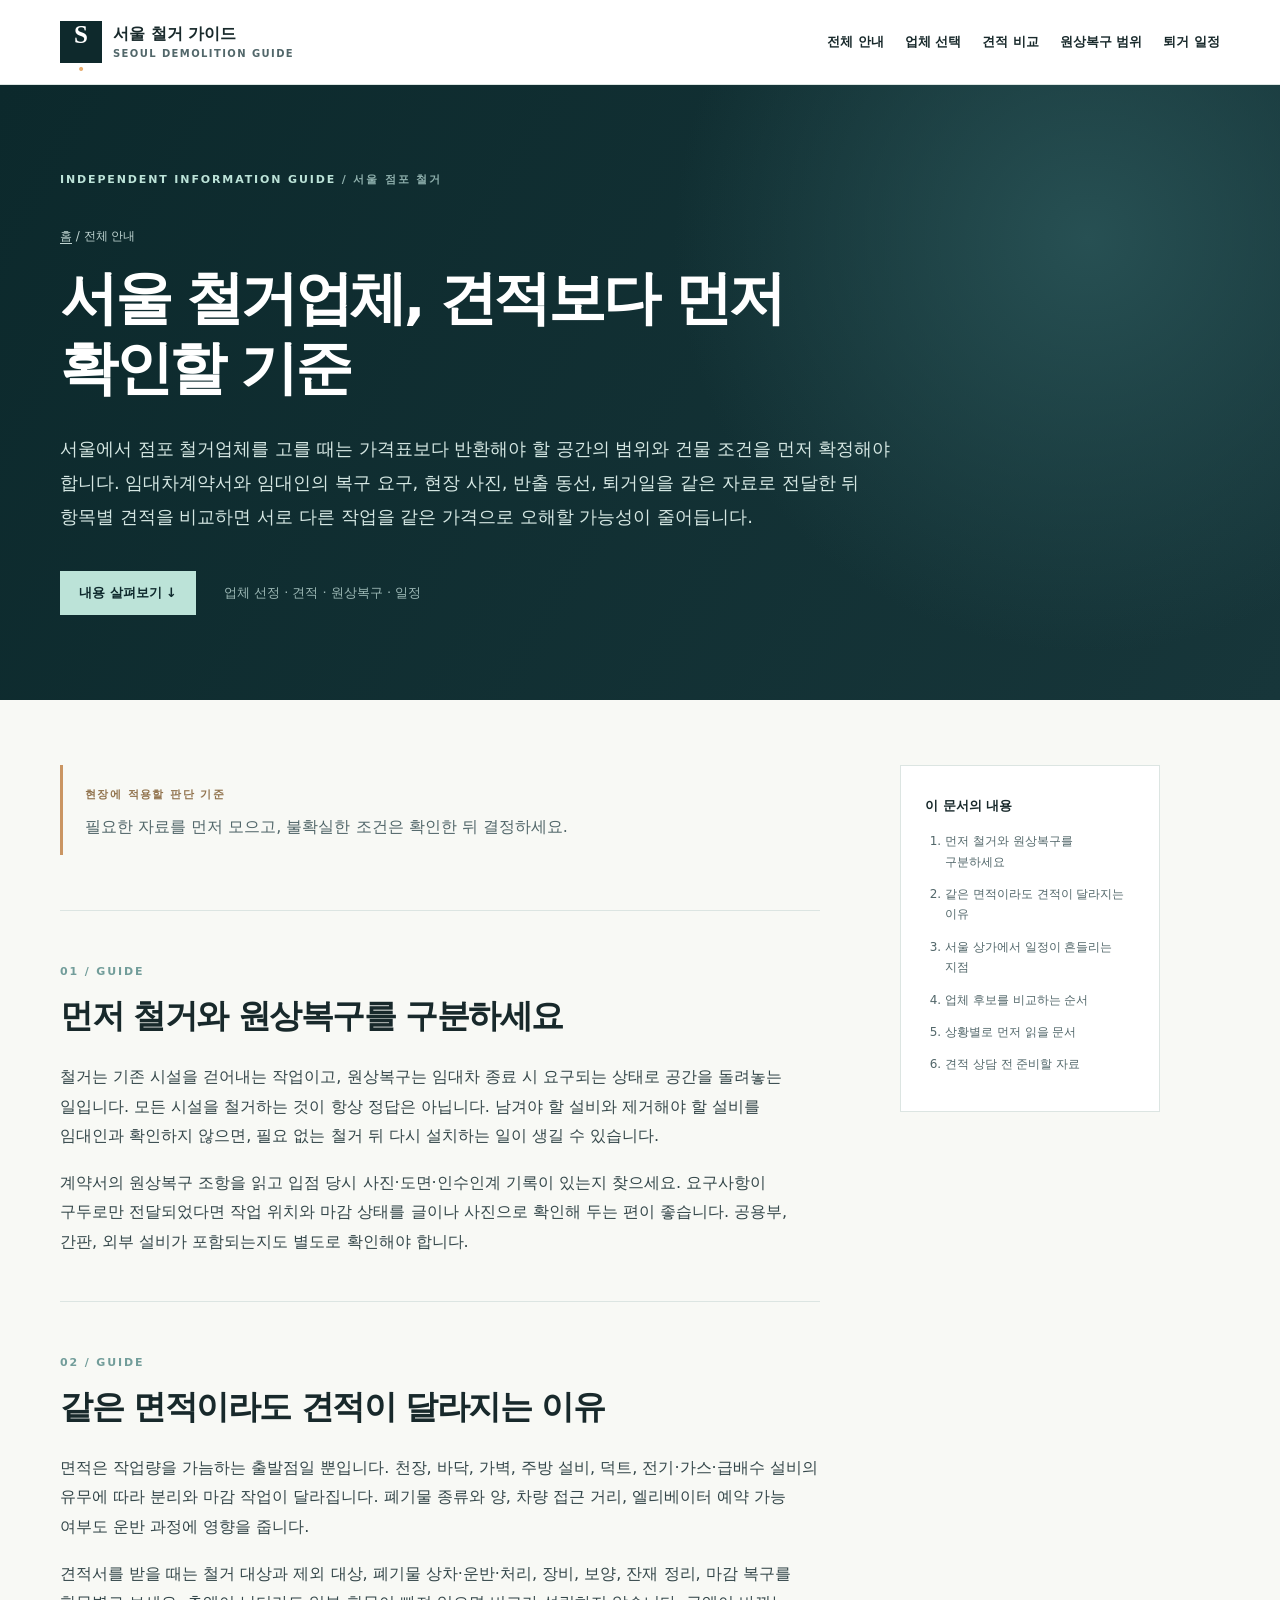
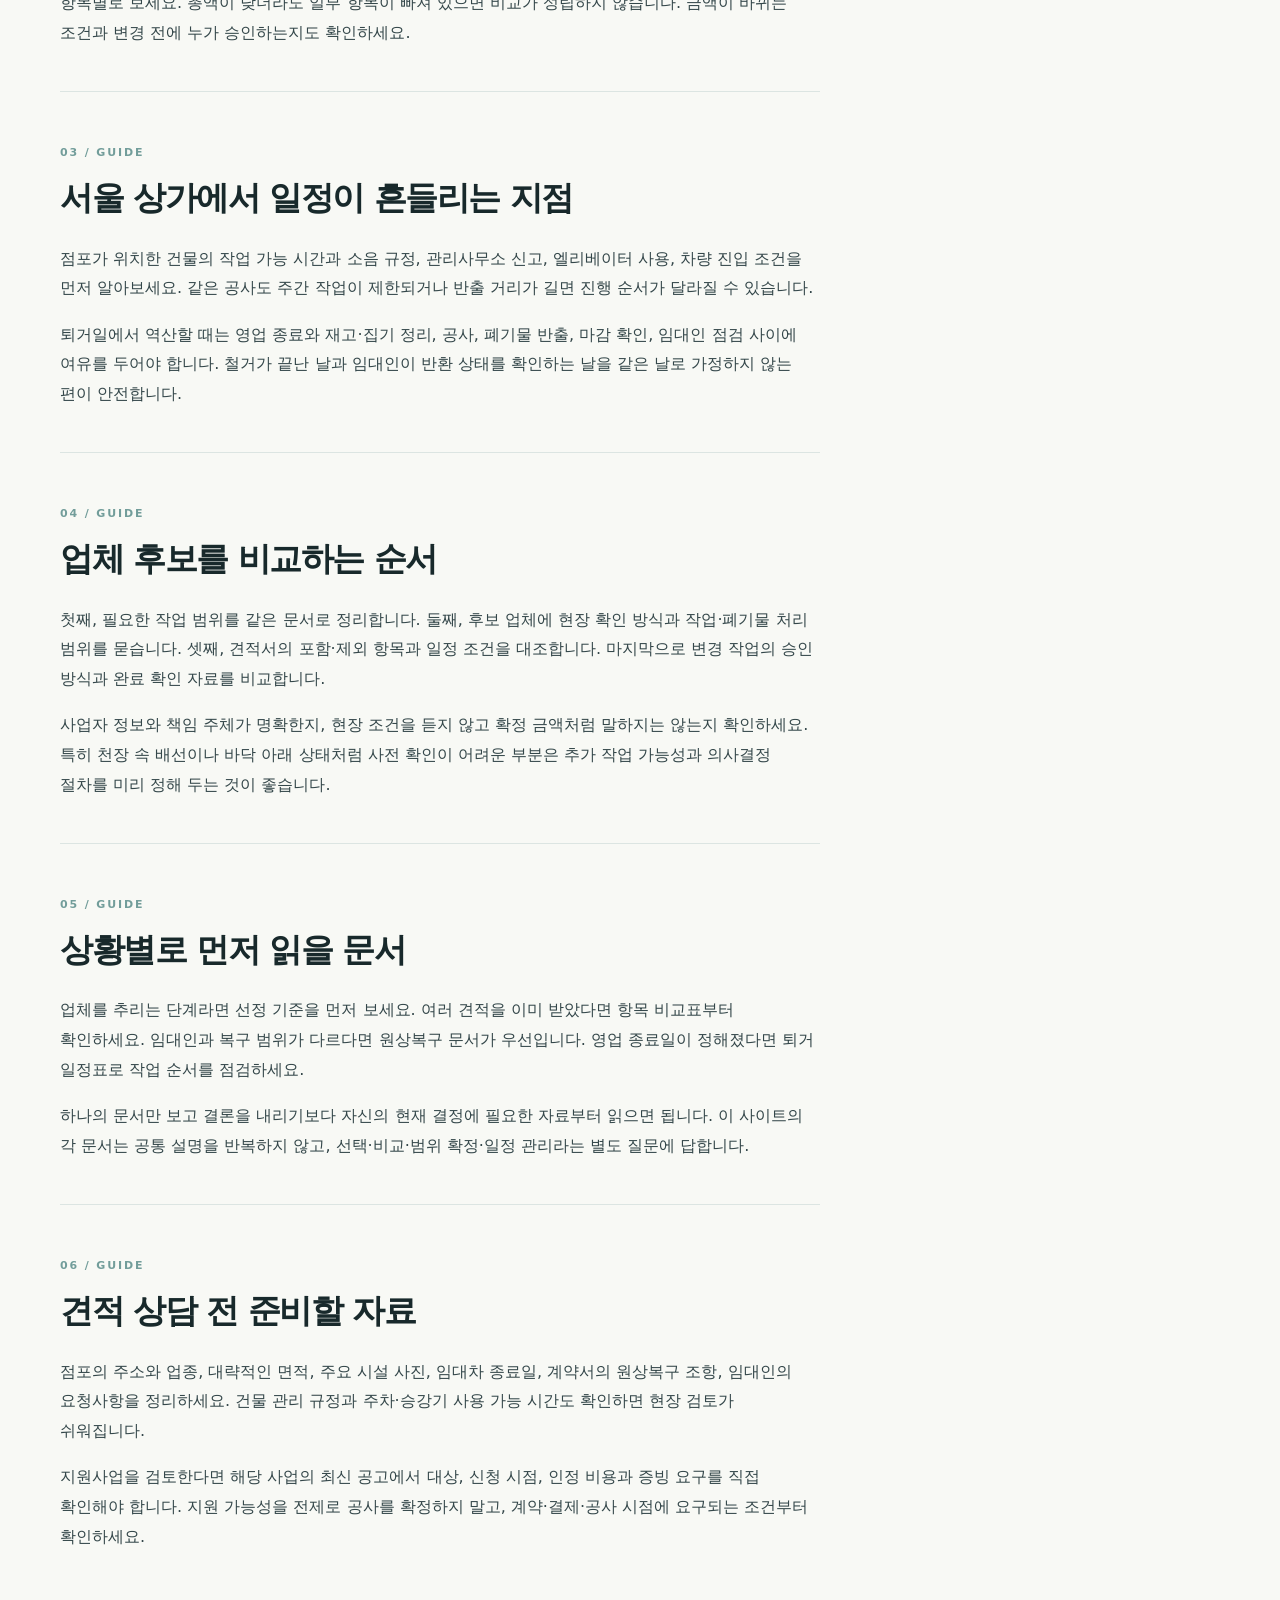
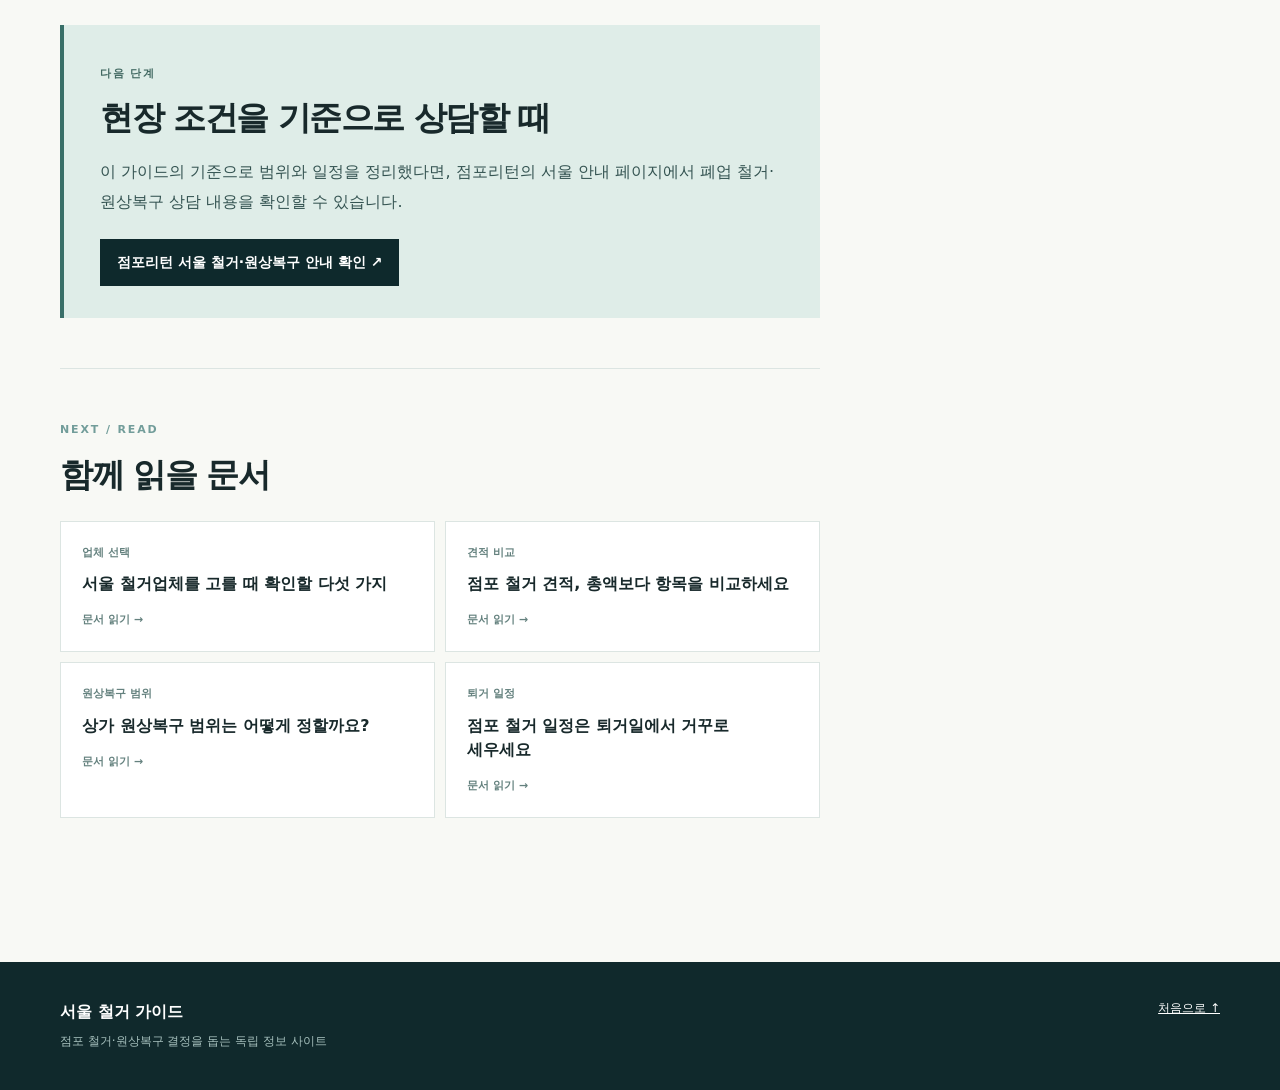
<file: index.html>
<!doctype html><html lang="ko"><head><meta charset="utf-8"><meta name="viewport" content="width=device-width,initial-scale=1"><title>서울 철거업체 선택 가이드 | 견적·원상복구·퇴거 일정</title><meta name="description" content="서울 점포 철거업체를 찾기 전 철거 범위, 견적 항목, 원상복구 기준, 폐기물 반출과 퇴거 일정을 차례로 확인하는 독립 정보 가이드."><meta name="robots" content="index,follow"><link rel="canonical" href="https://seoul-demolition-guide.github.io/"><meta property="og:type" content="article"><meta property="og:locale" content="ko_KR"><meta property="og:site_name" content="서울 철거 가이드"><meta property="og:title" content="서울 철거업체 선택 가이드 | 견적·원상복구·퇴거 일정"><meta property="og:description" content="서울 점포 철거업체를 찾기 전 철거 범위, 견적 항목, 원상복구 기준, 폐기물 반출과 퇴거 일정을 차례로 확인하는 독립 정보 가이드."><meta property="og:url" content="https://seoul-demolition-guide.github.io/"><meta property="og:image" content="https://seoul-demolition-guide.github.io/og-image.svg"><link rel="icon" href="https://seoul-demolition-guide.github.io/favicon.svg" type="image/svg+xml"><link rel="stylesheet" href="https://seoul-demolition-guide.github.io/style.css"></head><body><a class="skip" href="#main">본문 바로가기</a><header class="site-header"><div class="wrap header-row"><a class="brand" href="https://seoul-demolition-guide.github.io/"><span class="brand-mark">S<span>.</span></span><span>서울 철거 가이드<small>SEOUL DEMOLITION GUIDE</small></span></a><nav aria-label="주요 메뉴"><a href="https://seoul-demolition-guide.github.io/">전체 안내</a><a href="https://seoul-demolition-guide.github.io/company-selection/">업체 선택</a><a href="https://seoul-demolition-guide.github.io/estimate-comparison/">견적 비교</a><a href="https://seoul-demolition-guide.github.io/restoration-scope/">원상복구 범위</a><a href="https://seoul-demolition-guide.github.io/move-out-timeline/">퇴거 일정</a></nav></div></header><main id="main"><div class="hero"><div class="wrap"><p class="eyebrow">INDEPENDENT INFORMATION GUIDE <span> / 서울 점포 철거</span></p><p class="crumb"><a href="https://seoul-demolition-guide.github.io/">홈</a> / 전체 안내</p><h1>서울 철거업체, 견적보다 먼저 확인할 기준</h1><p class="lead">서울에서 점포 철거업체를 고를 때는 가격표보다 반환해야 할 공간의 범위와 건물 조건을 먼저 확정해야 합니다. 임대차계약서와 임대인의 복구 요구, 현장 사진, 반출 동선, 퇴거일을 같은 자료로 전달한 뒤 항목별 견적을 비교하면 서로 다른 작업을 같은 가격으로 오해할 가능성이 줄어듭니다.</p><div class="hero-links"><a href="#article">내용 살펴보기 ↓</a><span>업체 선정 · 견적 · 원상복구 · 일정</span></div></div></div><div class="wrap layout"><article id="article"><div class="article-intro"><span>현장에 적용할 판단 기준</span><p>필요한 자료를 먼저 모으고, 불확실한 조건은 확인한 뒤 결정하세요.</p></div><section id="part-1"><span class="section-no">01 / GUIDE</span><h2>먼저 철거와 원상복구를 구분하세요</h2><p>철거는 기존 시설을 걷어내는 작업이고, 원상복구는 임대차 종료 시 요구되는 상태로 공간을 돌려놓는 일입니다. 모든 시설을 철거하는 것이 항상 정답은 아닙니다. 남겨야 할 설비와 제거해야 할 설비를 임대인과 확인하지 않으면, 필요 없는 철거 뒤 다시 설치하는 일이 생길 수 있습니다.</p><p>계약서의 원상복구 조항을 읽고 입점 당시 사진·도면·인수인계 기록이 있는지 찾으세요. 요구사항이 구두로만 전달되었다면 작업 위치와 마감 상태를 글이나 사진으로 확인해 두는 편이 좋습니다. 공용부, 간판, 외부 설비가 포함되는지도 별도로 확인해야 합니다.</p></section><section id="part-2"><span class="section-no">02 / GUIDE</span><h2>같은 면적이라도 견적이 달라지는 이유</h2><p>면적은 작업량을 가늠하는 출발점일 뿐입니다. 천장, 바닥, 가벽, 주방 설비, 덕트, 전기·가스·급배수 설비의 유무에 따라 분리와 마감 작업이 달라집니다. 폐기물 종류와 양, 차량 접근 거리, 엘리베이터 예약 가능 여부도 운반 과정에 영향을 줍니다.</p><p>견적서를 받을 때는 철거 대상과 제외 대상, 폐기물 상차·운반·처리, 장비, 보양, 잔재 정리, 마감 복구를 항목별로 보세요. 총액이 낮더라도 일부 항목이 빠져 있으면 비교가 성립하지 않습니다. 금액이 바뀌는 조건과 변경 전에 누가 승인하는지도 확인하세요.</p></section><section id="part-3"><span class="section-no">03 / GUIDE</span><h2>서울 상가에서 일정이 흔들리는 지점</h2><p>점포가 위치한 건물의 작업 가능 시간과 소음 규정, 관리사무소 신고, 엘리베이터 사용, 차량 진입 조건을 먼저 알아보세요. 같은 공사도 주간 작업이 제한되거나 반출 거리가 길면 진행 순서가 달라질 수 있습니다.</p><p>퇴거일에서 역산할 때는 영업 종료와 재고·집기 정리, 공사, 폐기물 반출, 마감 확인, 임대인 점검 사이에 여유를 두어야 합니다. 철거가 끝난 날과 임대인이 반환 상태를 확인하는 날을 같은 날로 가정하지 않는 편이 안전합니다.</p></section><section id="part-4"><span class="section-no">04 / GUIDE</span><h2>업체 후보를 비교하는 순서</h2><p>첫째, 필요한 작업 범위를 같은 문서로 정리합니다. 둘째, 후보 업체에 현장 확인 방식과 작업·폐기물 처리 범위를 묻습니다. 셋째, 견적서의 포함·제외 항목과 일정 조건을 대조합니다. 마지막으로 변경 작업의 승인 방식과 완료 확인 자료를 비교합니다.</p><p>사업자 정보와 책임 주체가 명확한지, 현장 조건을 듣지 않고 확정 금액처럼 말하지는 않는지 확인하세요. 특히 천장 속 배선이나 바닥 아래 상태처럼 사전 확인이 어려운 부분은 추가 작업 가능성과 의사결정 절차를 미리 정해 두는 것이 좋습니다.</p></section><section id="part-5"><span class="section-no">05 / GUIDE</span><h2>상황별로 먼저 읽을 문서</h2><p>업체를 추리는 단계라면 선정 기준을 먼저 보세요. 여러 견적을 이미 받았다면 항목 비교표부터 확인하세요. 임대인과 복구 범위가 다르다면 원상복구 문서가 우선입니다. 영업 종료일이 정해졌다면 퇴거 일정표로 작업 순서를 점검하세요.</p><p>하나의 문서만 보고 결론을 내리기보다 자신의 현재 결정에 필요한 자료부터 읽으면 됩니다. 이 사이트의 각 문서는 공통 설명을 반복하지 않고, 선택·비교·범위 확정·일정 관리라는 별도 질문에 답합니다.</p></section><section id="part-6"><span class="section-no">06 / GUIDE</span><h2>견적 상담 전 준비할 자료</h2><p>점포의 주소와 업종, 대략적인 면적, 주요 시설 사진, 임대차 종료일, 계약서의 원상복구 조항, 임대인의 요청사항을 정리하세요. 건물 관리 규정과 주차·승강기 사용 가능 시간도 확인하면 현장 검토가 쉬워집니다.</p><p>지원사업을 검토한다면 해당 사업의 최신 공고에서 대상, 신청 시점, 인정 비용과 증빙 요구를 직접 확인해야 합니다. 지원 가능성을 전제로 공사를 확정하지 말고, 계약·결제·공사 시점에 요구되는 조건부터 확인하세요.</p></section><aside class="cta"><span>다음 단계</span><h2>현장 조건을 기준으로 상담할 때</h2><p>이 가이드의 기준으로 범위와 일정을 정리했다면, 점포리턴의 서울 안내 페이지에서 폐업 철거·원상복구 상담 내용을 확인할 수 있습니다.</p><a href="https://store-return.netlify.app/seoul-demolition-company/" target="_blank" rel="noopener noreferrer">점포리턴 서울 철거·원상복구 안내 확인 ↗</a></aside><section class="related" aria-labelledby="related-title"><span class="section-no">NEXT / READ</span><h2 id="related-title">함께 읽을 문서</h2><div class="related-grid"><a class="related-card" href="https://seoul-demolition-guide.github.io/company-selection/"><span>업체 선택</span><strong>서울 철거업체를 고를 때 확인할 다섯 가지</strong><small>문서 읽기 →</small></a><a class="related-card" href="https://seoul-demolition-guide.github.io/estimate-comparison/"><span>견적 비교</span><strong>점포 철거 견적, 총액보다 항목을 비교하세요</strong><small>문서 읽기 →</small></a><a class="related-card" href="https://seoul-demolition-guide.github.io/restoration-scope/"><span>원상복구 범위</span><strong>상가 원상복구 범위는 어떻게 정할까요?</strong><small>문서 읽기 →</small></a><a class="related-card" href="https://seoul-demolition-guide.github.io/move-out-timeline/"><span>퇴거 일정</span><strong>점포 철거 일정은 퇴거일에서 거꾸로 세우세요</strong><small>문서 읽기 →</small></a></div></section></article><aside class="sidebar" aria-label="문서 목차"><div class="sidebar-box"><strong>이 문서의 내용</strong><ol><li><a href="#part-1">먼저 철거와 원상복구를 구분하세요</a></li><li><a href="#part-2">같은 면적이라도 견적이 달라지는 이유</a></li><li><a href="#part-3">서울 상가에서 일정이 흔들리는 지점</a></li><li><a href="#part-4">업체 후보를 비교하는 순서</a></li><li><a href="#part-5">상황별로 먼저 읽을 문서</a></li><li><a href="#part-6">견적 상담 전 준비할 자료</a></li></ol></div></aside></div></main><footer><div class="wrap footer-row"><div><strong>서울 철거 가이드</strong><p>점포 철거·원상복구 결정을 돕는 독립 정보 사이트</p></div><a href="https://seoul-demolition-guide.github.io/">처음으로 ↑</a></div></footer></body></html>
</file>
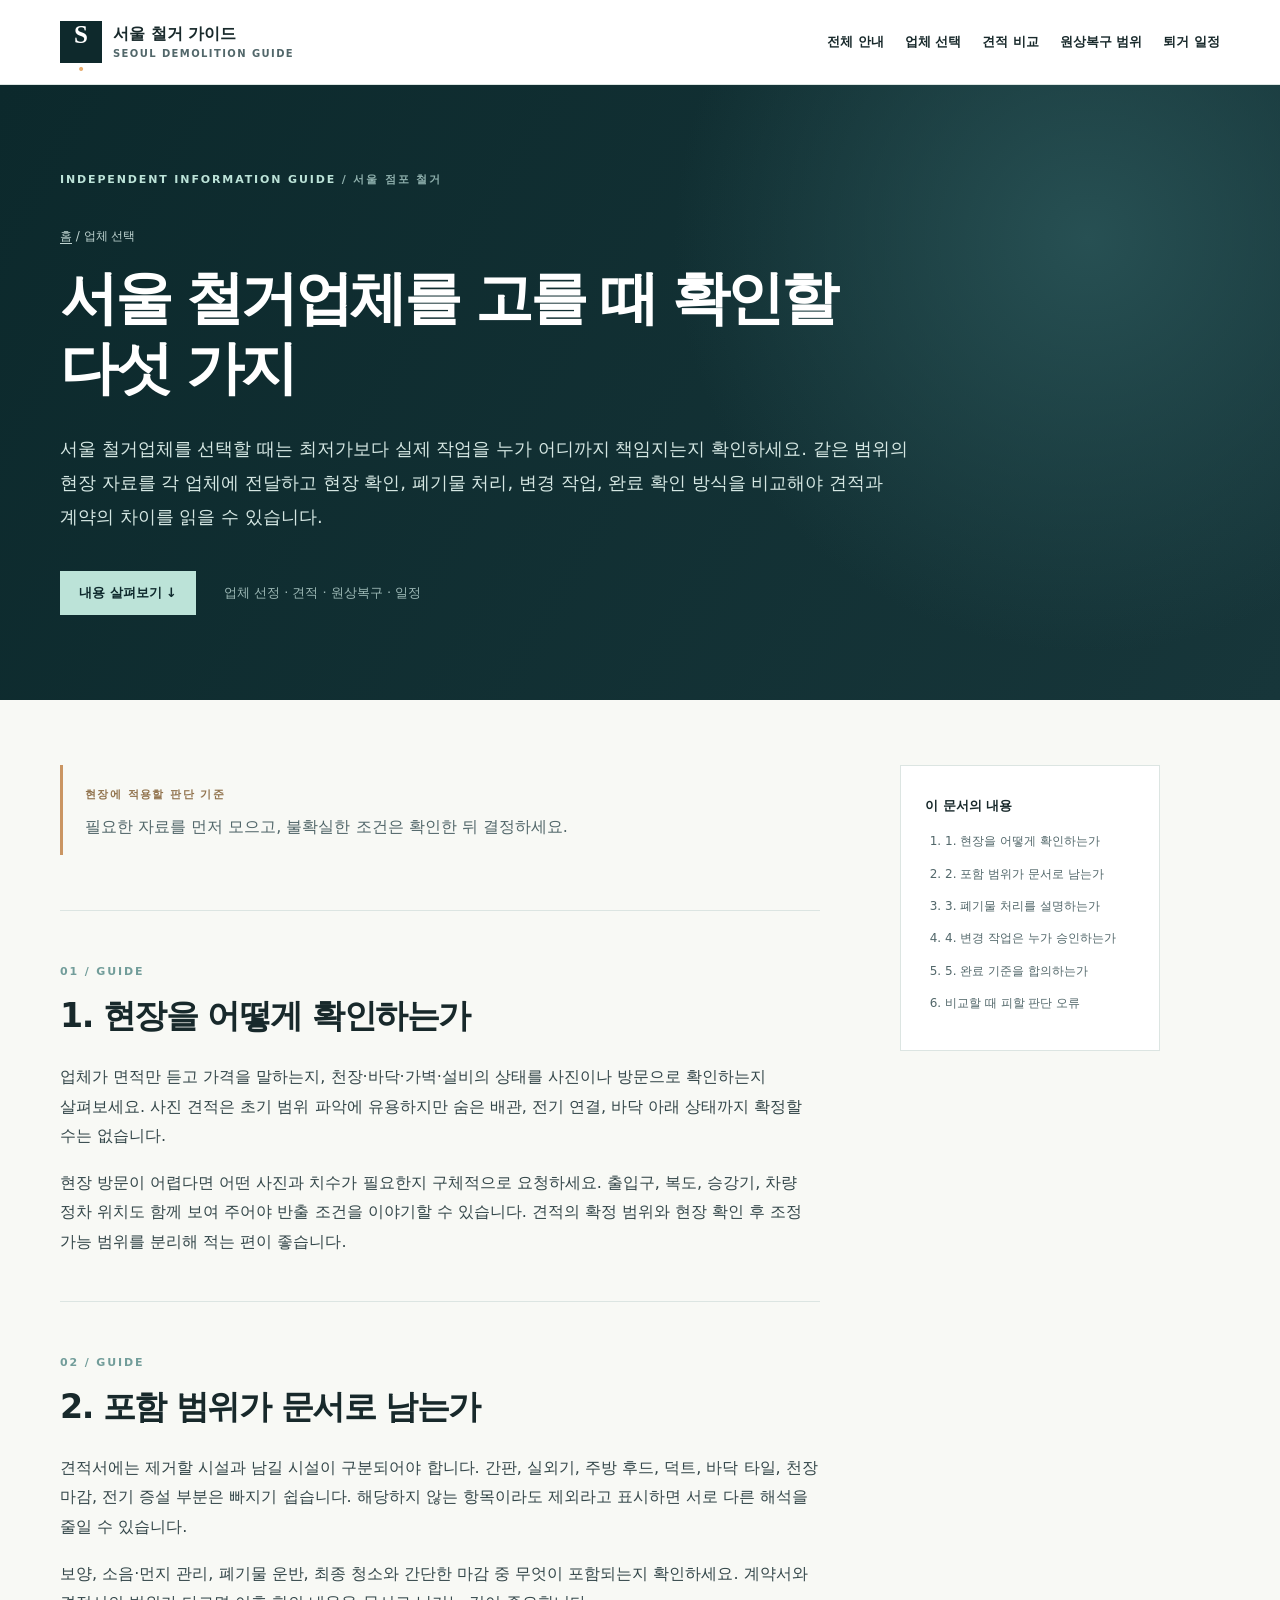
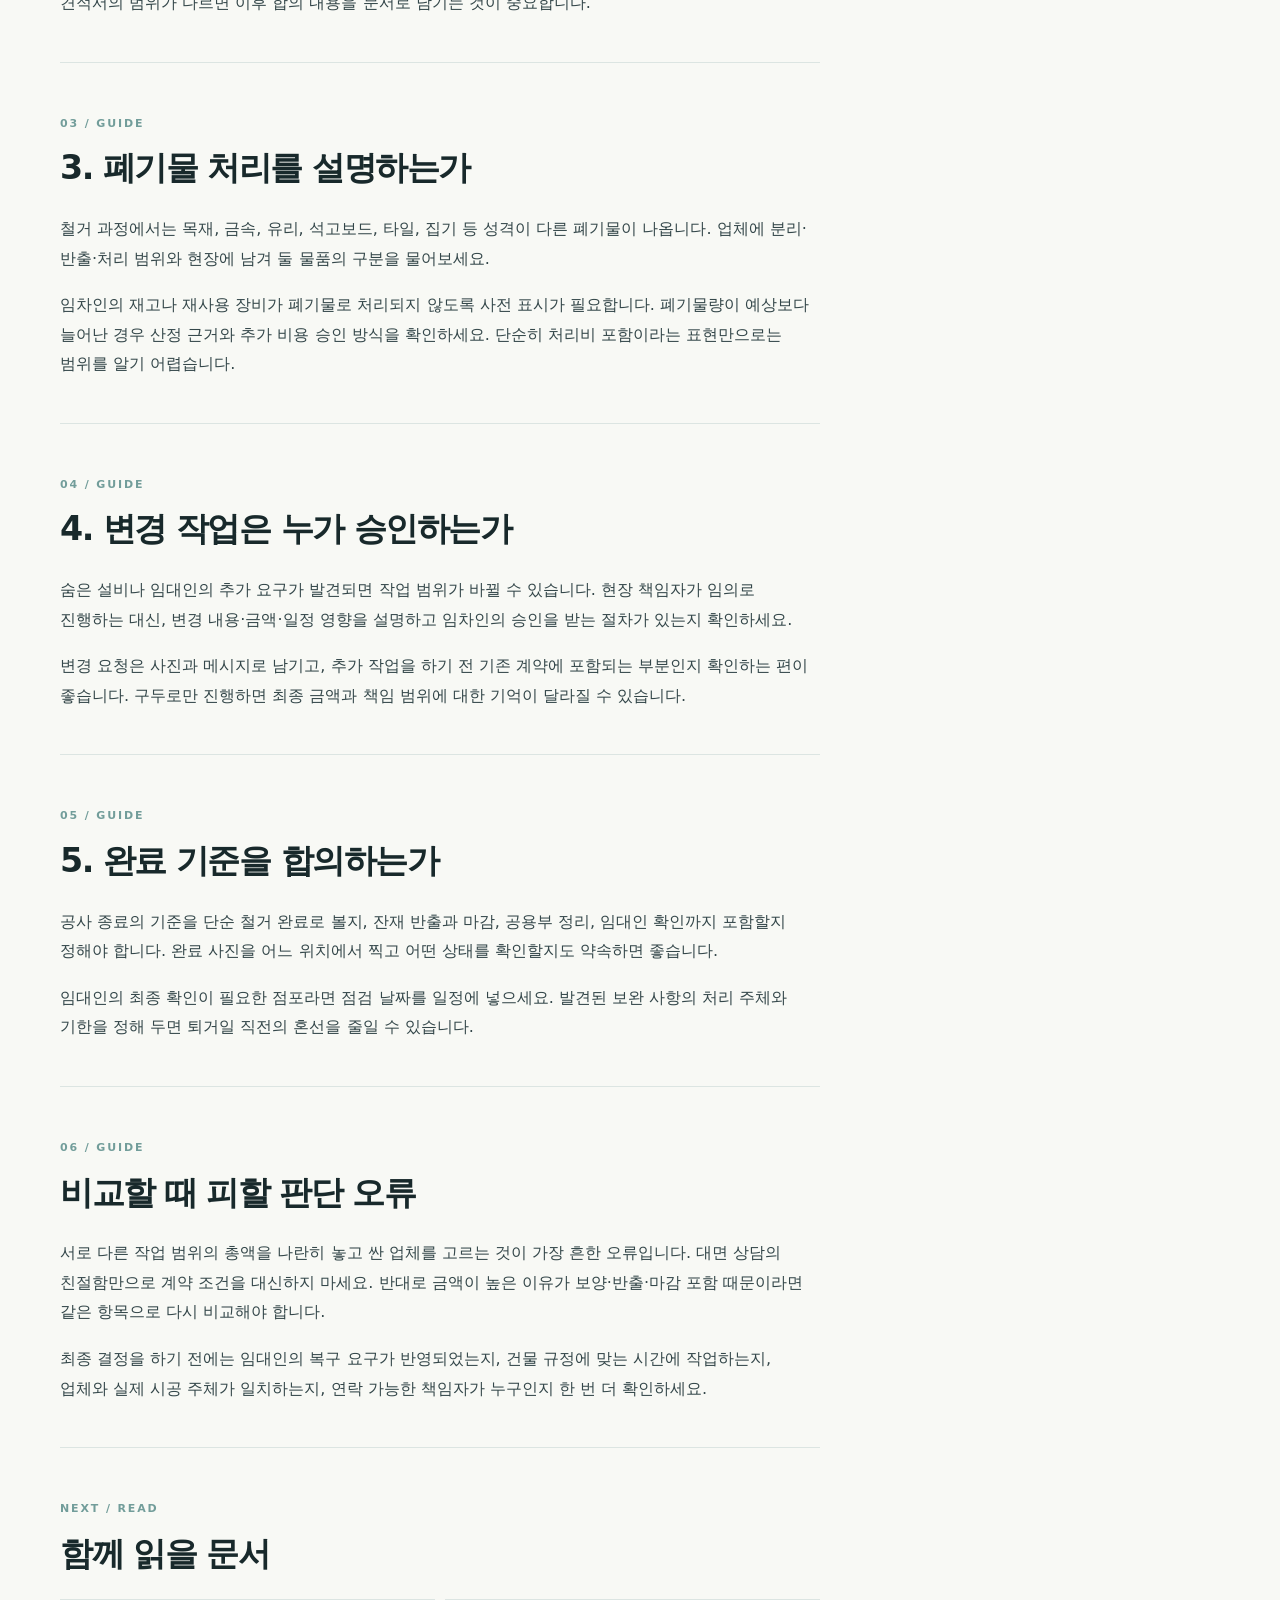
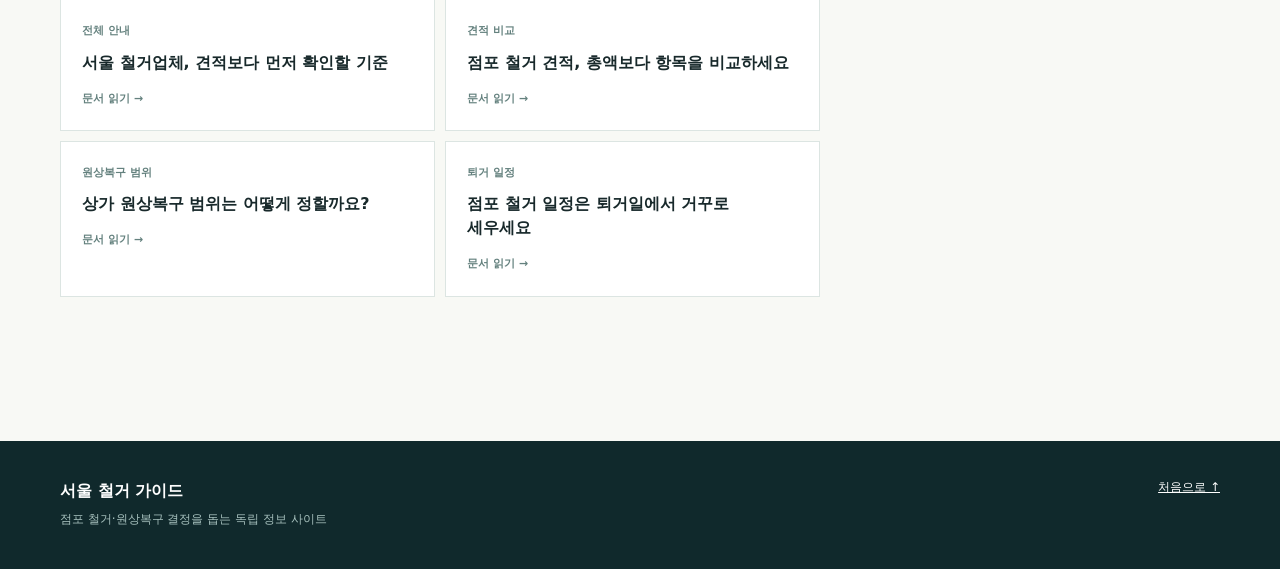
<file: company-selection/index.html>
<!doctype html><html lang="ko"><head><meta charset="utf-8"><meta name="viewport" content="width=device-width,initial-scale=1"><title>서울 철거업체 선택 기준 | 현장 확인과 책임 범위</title><meta name="description" content="서울 점포 철거업체를 비교할 때 사업자 정보, 현장 확인, 폐기물 처리, 변경 작업, 완료 확인을 살피는 실무 기준."><meta name="robots" content="index,follow"><link rel="canonical" href="https://seoul-demolition-guide.github.io/company-selection/"><meta property="og:type" content="article"><meta property="og:locale" content="ko_KR"><meta property="og:site_name" content="서울 철거 가이드"><meta property="og:title" content="서울 철거업체 선택 기준 | 현장 확인과 책임 범위"><meta property="og:description" content="서울 점포 철거업체를 비교할 때 사업자 정보, 현장 확인, 폐기물 처리, 변경 작업, 완료 확인을 살피는 실무 기준."><meta property="og:url" content="https://seoul-demolition-guide.github.io/company-selection/"><meta property="og:image" content="https://seoul-demolition-guide.github.io/og-image.svg"><link rel="icon" href="https://seoul-demolition-guide.github.io/favicon.svg" type="image/svg+xml"><link rel="stylesheet" href="https://seoul-demolition-guide.github.io/style.css"></head><body><a class="skip" href="#main">본문 바로가기</a><header class="site-header"><div class="wrap header-row"><a class="brand" href="https://seoul-demolition-guide.github.io/"><span class="brand-mark">S<span>.</span></span><span>서울 철거 가이드<small>SEOUL DEMOLITION GUIDE</small></span></a><nav aria-label="주요 메뉴"><a href="https://seoul-demolition-guide.github.io/">전체 안내</a><a href="https://seoul-demolition-guide.github.io/company-selection/">업체 선택</a><a href="https://seoul-demolition-guide.github.io/estimate-comparison/">견적 비교</a><a href="https://seoul-demolition-guide.github.io/restoration-scope/">원상복구 범위</a><a href="https://seoul-demolition-guide.github.io/move-out-timeline/">퇴거 일정</a></nav></div></header><main id="main"><div class="hero"><div class="wrap"><p class="eyebrow">INDEPENDENT INFORMATION GUIDE <span> / 서울 점포 철거</span></p><p class="crumb"><a href="https://seoul-demolition-guide.github.io/">홈</a> / 업체 선택</p><h1>서울 철거업체를 고를 때 확인할 다섯 가지</h1><p class="lead">서울 철거업체를 선택할 때는 최저가보다 실제 작업을 누가 어디까지 책임지는지 확인하세요. 같은 범위의 현장 자료를 각 업체에 전달하고 현장 확인, 폐기물 처리, 변경 작업, 완료 확인 방식을 비교해야 견적과 계약의 차이를 읽을 수 있습니다.</p><div class="hero-links"><a href="#article">내용 살펴보기 ↓</a><span>업체 선정 · 견적 · 원상복구 · 일정</span></div></div></div><div class="wrap layout"><article id="article"><div class="article-intro"><span>현장에 적용할 판단 기준</span><p>필요한 자료를 먼저 모으고, 불확실한 조건은 확인한 뒤 결정하세요.</p></div><section id="part-1"><span class="section-no">01 / GUIDE</span><h2>1. 현장을 어떻게 확인하는가</h2><p>업체가 면적만 듣고 가격을 말하는지, 천장·바닥·가벽·설비의 상태를 사진이나 방문으로 확인하는지 살펴보세요. 사진 견적은 초기 범위 파악에 유용하지만 숨은 배관, 전기 연결, 바닥 아래 상태까지 확정할 수는 없습니다.</p><p>현장 방문이 어렵다면 어떤 사진과 치수가 필요한지 구체적으로 요청하세요. 출입구, 복도, 승강기, 차량 정차 위치도 함께 보여 주어야 반출 조건을 이야기할 수 있습니다. 견적의 확정 범위와 현장 확인 후 조정 가능 범위를 분리해 적는 편이 좋습니다.</p></section><section id="part-2"><span class="section-no">02 / GUIDE</span><h2>2. 포함 범위가 문서로 남는가</h2><p>견적서에는 제거할 시설과 남길 시설이 구분되어야 합니다. 간판, 실외기, 주방 후드, 덕트, 바닥 타일, 천장 마감, 전기 증설 부분은 빠지기 쉽습니다. 해당하지 않는 항목이라도 제외라고 표시하면 서로 다른 해석을 줄일 수 있습니다.</p><p>보양, 소음·먼지 관리, 폐기물 운반, 최종 청소와 간단한 마감 중 무엇이 포함되는지 확인하세요. 계약서와 견적서의 범위가 다르면 이후 합의 내용을 문서로 남기는 것이 중요합니다.</p></section><section id="part-3"><span class="section-no">03 / GUIDE</span><h2>3. 폐기물 처리를 설명하는가</h2><p>철거 과정에서는 목재, 금속, 유리, 석고보드, 타일, 집기 등 성격이 다른 폐기물이 나옵니다. 업체에 분리·반출·처리 범위와 현장에 남겨 둘 물품의 구분을 물어보세요.</p><p>임차인의 재고나 재사용 장비가 폐기물로 처리되지 않도록 사전 표시가 필요합니다. 폐기물량이 예상보다 늘어난 경우 산정 근거와 추가 비용 승인 방식을 확인하세요. 단순히 처리비 포함이라는 표현만으로는 범위를 알기 어렵습니다.</p></section><section id="part-4"><span class="section-no">04 / GUIDE</span><h2>4. 변경 작업은 누가 승인하는가</h2><p>숨은 설비나 임대인의 추가 요구가 발견되면 작업 범위가 바뀔 수 있습니다. 현장 책임자가 임의로 진행하는 대신, 변경 내용·금액·일정 영향을 설명하고 임차인의 승인을 받는 절차가 있는지 확인하세요.</p><p>변경 요청은 사진과 메시지로 남기고, 추가 작업을 하기 전 기존 계약에 포함되는 부분인지 확인하는 편이 좋습니다. 구두로만 진행하면 최종 금액과 책임 범위에 대한 기억이 달라질 수 있습니다.</p></section><section id="part-5"><span class="section-no">05 / GUIDE</span><h2>5. 완료 기준을 합의하는가</h2><p>공사 종료의 기준을 단순 철거 완료로 볼지, 잔재 반출과 마감, 공용부 정리, 임대인 확인까지 포함할지 정해야 합니다. 완료 사진을 어느 위치에서 찍고 어떤 상태를 확인할지도 약속하면 좋습니다.</p><p>임대인의 최종 확인이 필요한 점포라면 점검 날짜를 일정에 넣으세요. 발견된 보완 사항의 처리 주체와 기한을 정해 두면 퇴거일 직전의 혼선을 줄일 수 있습니다.</p></section><section id="part-6"><span class="section-no">06 / GUIDE</span><h2>비교할 때 피할 판단 오류</h2><p>서로 다른 작업 범위의 총액을 나란히 놓고 싼 업체를 고르는 것이 가장 흔한 오류입니다. 대면 상담의 친절함만으로 계약 조건을 대신하지 마세요. 반대로 금액이 높은 이유가 보양·반출·마감 포함 때문이라면 같은 항목으로 다시 비교해야 합니다.</p><p>최종 결정을 하기 전에는 임대인의 복구 요구가 반영되었는지, 건물 규정에 맞는 시간에 작업하는지, 업체와 실제 시공 주체가 일치하는지, 연락 가능한 책임자가 누구인지 한 번 더 확인하세요.</p></section><section class="related" aria-labelledby="related-title"><span class="section-no">NEXT / READ</span><h2 id="related-title">함께 읽을 문서</h2><div class="related-grid"><a class="related-card" href="https://seoul-demolition-guide.github.io/"><span>전체 안내</span><strong>서울 철거업체, 견적보다 먼저 확인할 기준</strong><small>문서 읽기 →</small></a><a class="related-card" href="https://seoul-demolition-guide.github.io/estimate-comparison/"><span>견적 비교</span><strong>점포 철거 견적, 총액보다 항목을 비교하세요</strong><small>문서 읽기 →</small></a><a class="related-card" href="https://seoul-demolition-guide.github.io/restoration-scope/"><span>원상복구 범위</span><strong>상가 원상복구 범위는 어떻게 정할까요?</strong><small>문서 읽기 →</small></a><a class="related-card" href="https://seoul-demolition-guide.github.io/move-out-timeline/"><span>퇴거 일정</span><strong>점포 철거 일정은 퇴거일에서 거꾸로 세우세요</strong><small>문서 읽기 →</small></a></div></section></article><aside class="sidebar" aria-label="문서 목차"><div class="sidebar-box"><strong>이 문서의 내용</strong><ol><li><a href="#part-1">1. 현장을 어떻게 확인하는가</a></li><li><a href="#part-2">2. 포함 범위가 문서로 남는가</a></li><li><a href="#part-3">3. 폐기물 처리를 설명하는가</a></li><li><a href="#part-4">4. 변경 작업은 누가 승인하는가</a></li><li><a href="#part-5">5. 완료 기준을 합의하는가</a></li><li><a href="#part-6">비교할 때 피할 판단 오류</a></li></ol></div></aside></div></main><footer><div class="wrap footer-row"><div><strong>서울 철거 가이드</strong><p>점포 철거·원상복구 결정을 돕는 독립 정보 사이트</p></div><a href="https://seoul-demolition-guide.github.io/">처음으로 ↑</a></div></footer></body></html>
</file>
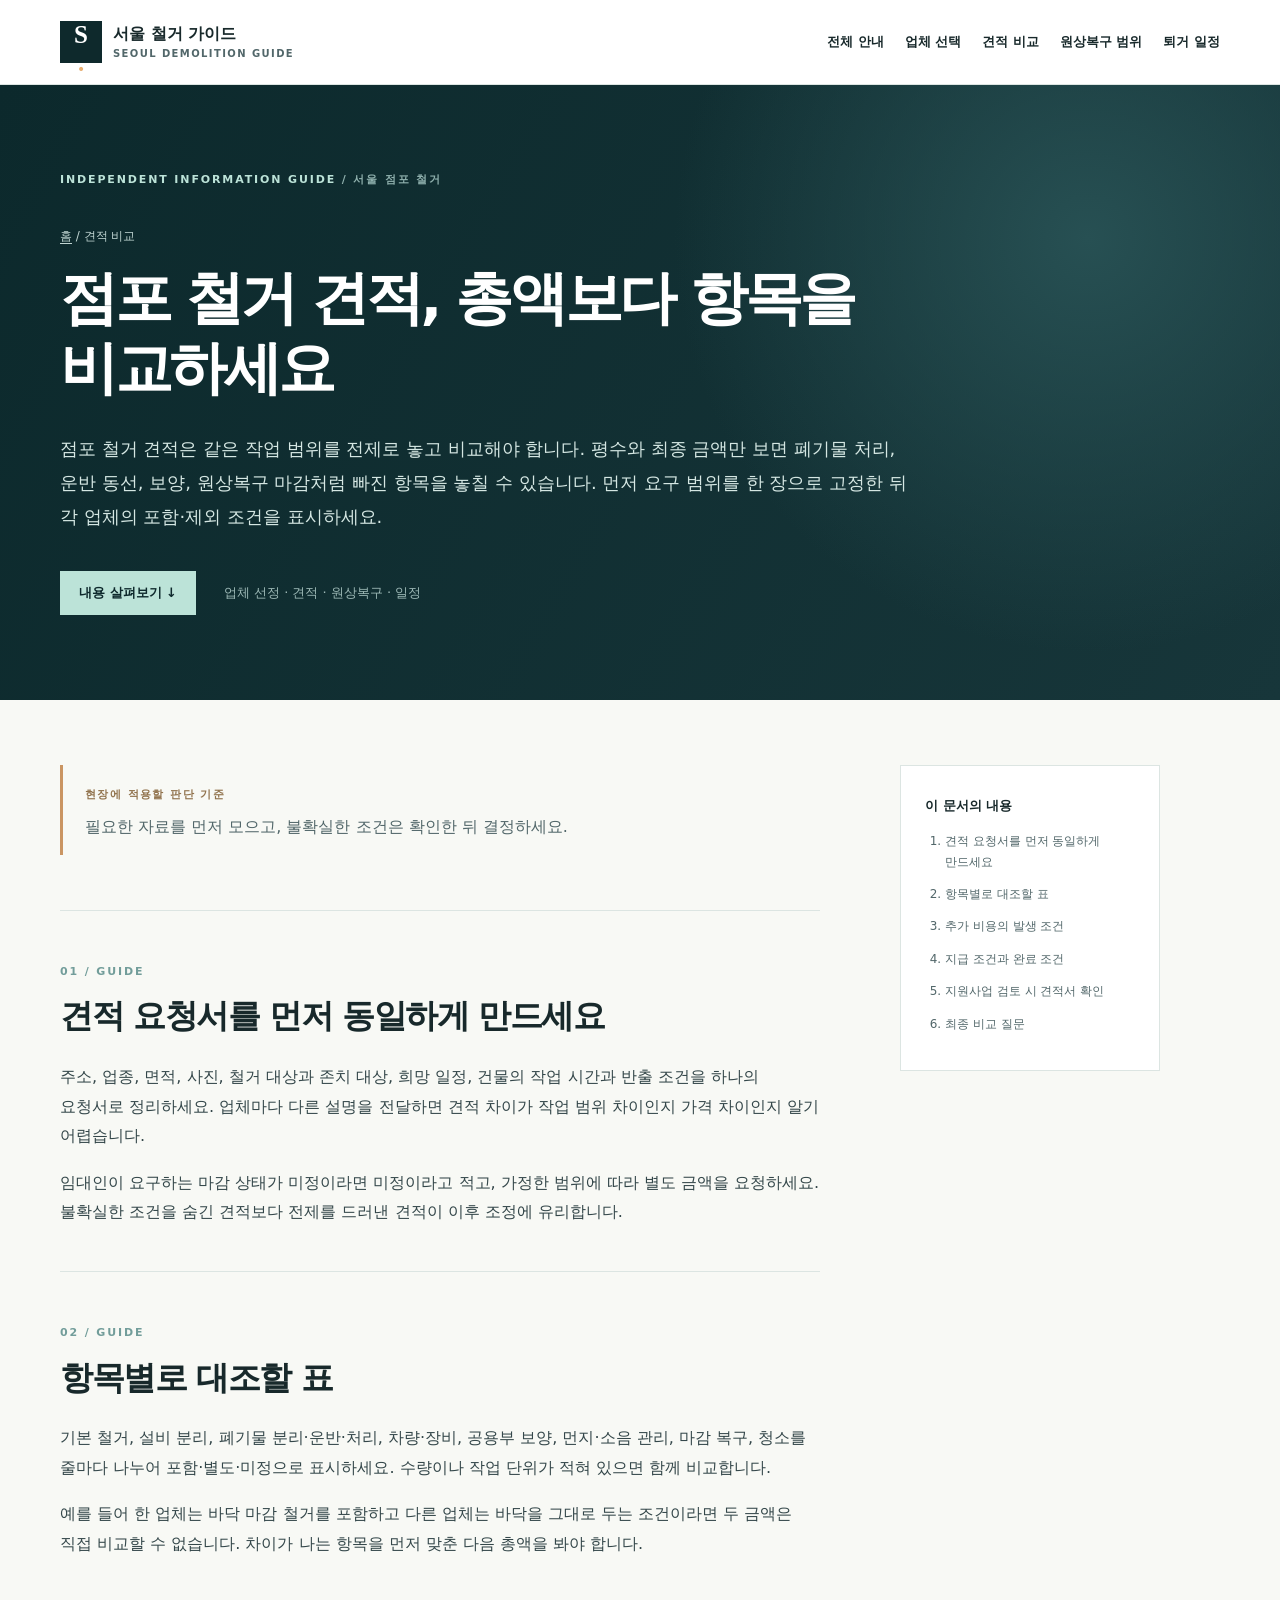
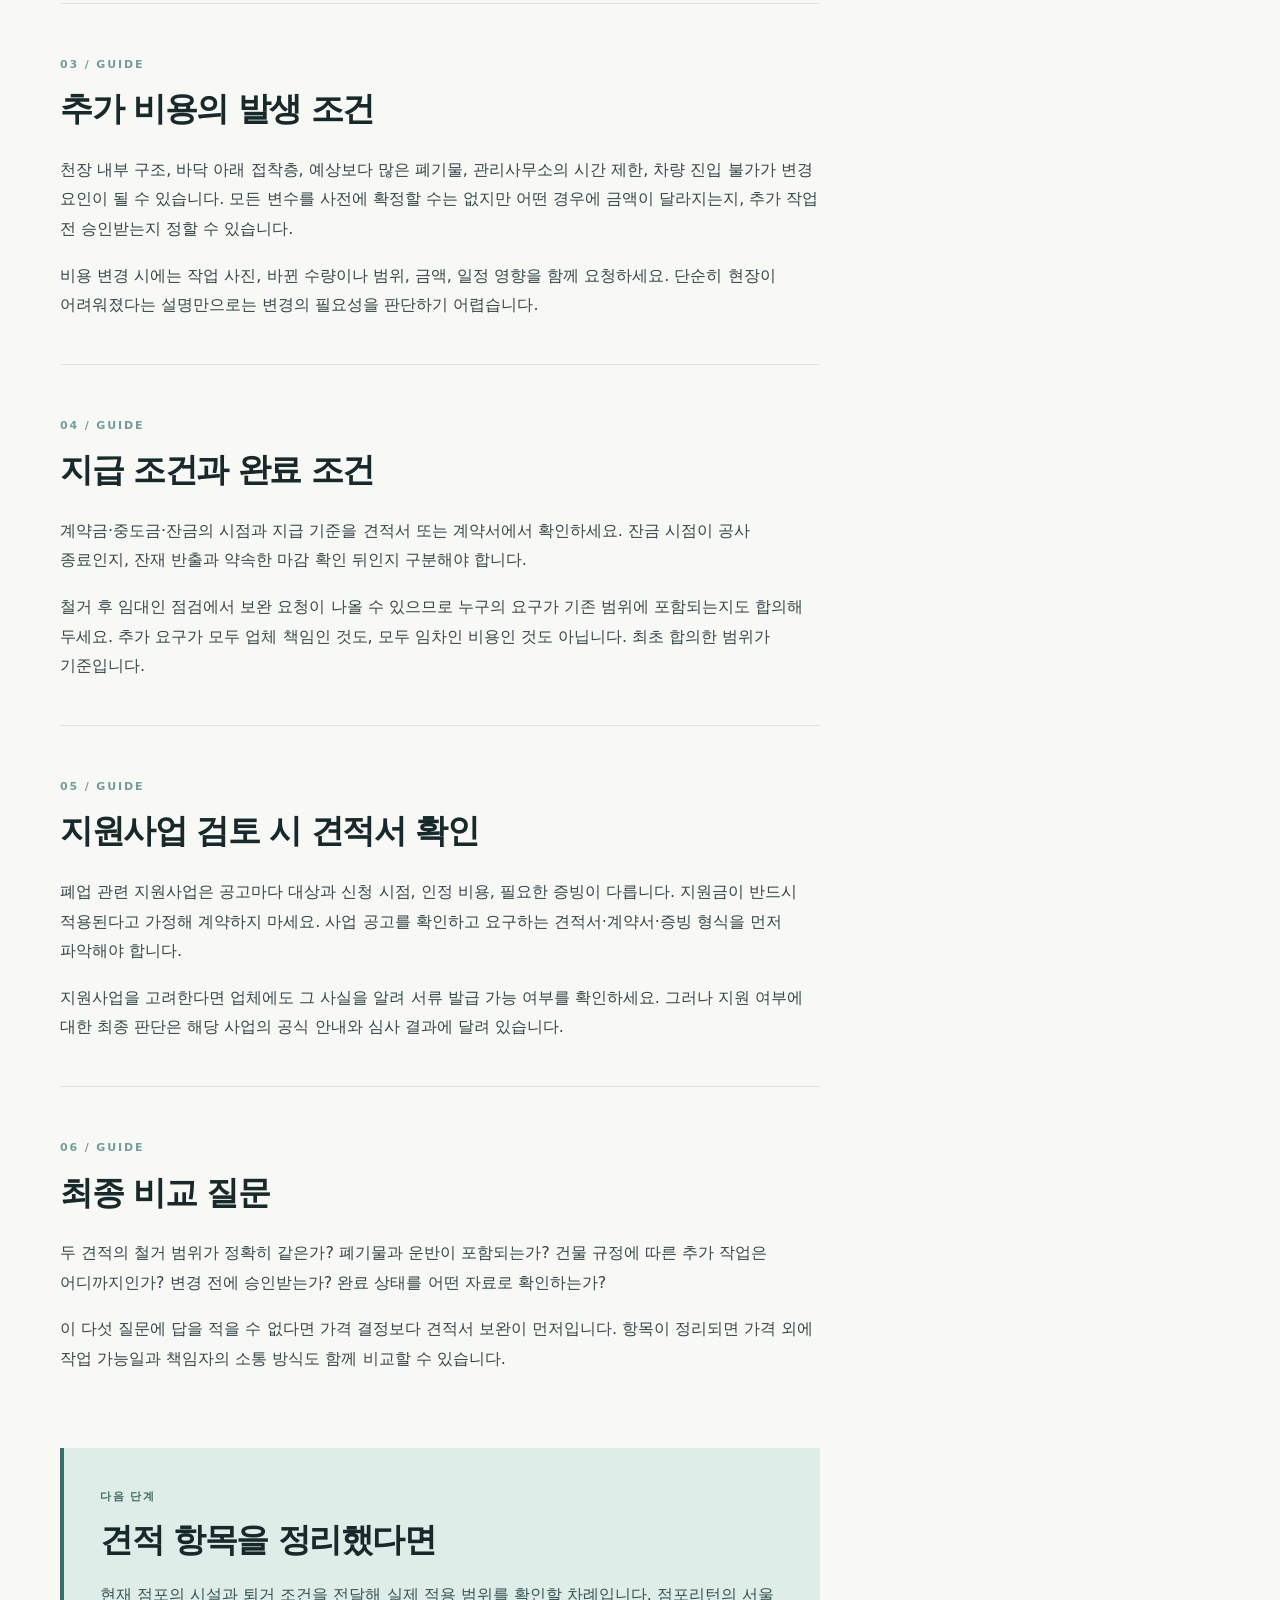
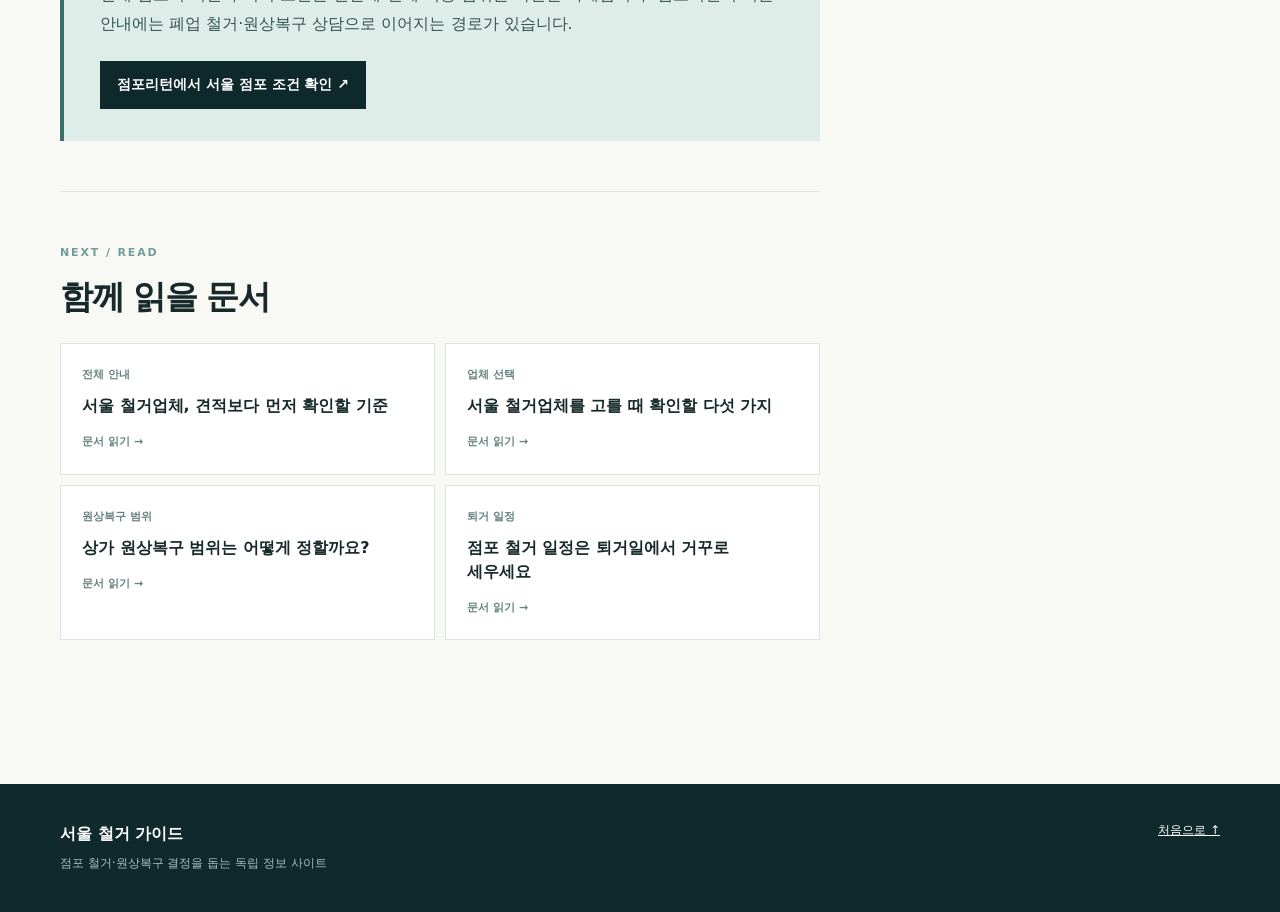
<file: estimate-comparison/index.html>
<!doctype html><html lang="ko"><head><meta charset="utf-8"><meta name="viewport" content="width=device-width,initial-scale=1"><title>점포 철거 견적 비교법 | 빠진 항목과 추가 비용 확인</title><meta name="description" content="서울 점포 철거 견적을 비교할 때 범위·폐기물·운반·보양·마감과 추가 비용 조건을 같은 기준으로 정리하는 방법."><meta name="robots" content="index,follow"><link rel="canonical" href="https://seoul-demolition-guide.github.io/estimate-comparison/"><meta property="og:type" content="article"><meta property="og:locale" content="ko_KR"><meta property="og:site_name" content="서울 철거 가이드"><meta property="og:title" content="점포 철거 견적 비교법 | 빠진 항목과 추가 비용 확인"><meta property="og:description" content="서울 점포 철거 견적을 비교할 때 범위·폐기물·운반·보양·마감과 추가 비용 조건을 같은 기준으로 정리하는 방법."><meta property="og:url" content="https://seoul-demolition-guide.github.io/estimate-comparison/"><meta property="og:image" content="https://seoul-demolition-guide.github.io/og-image.svg"><link rel="icon" href="https://seoul-demolition-guide.github.io/favicon.svg" type="image/svg+xml"><link rel="stylesheet" href="https://seoul-demolition-guide.github.io/style.css"></head><body><a class="skip" href="#main">본문 바로가기</a><header class="site-header"><div class="wrap header-row"><a class="brand" href="https://seoul-demolition-guide.github.io/"><span class="brand-mark">S<span>.</span></span><span>서울 철거 가이드<small>SEOUL DEMOLITION GUIDE</small></span></a><nav aria-label="주요 메뉴"><a href="https://seoul-demolition-guide.github.io/">전체 안내</a><a href="https://seoul-demolition-guide.github.io/company-selection/">업체 선택</a><a href="https://seoul-demolition-guide.github.io/estimate-comparison/">견적 비교</a><a href="https://seoul-demolition-guide.github.io/restoration-scope/">원상복구 범위</a><a href="https://seoul-demolition-guide.github.io/move-out-timeline/">퇴거 일정</a></nav></div></header><main id="main"><div class="hero"><div class="wrap"><p class="eyebrow">INDEPENDENT INFORMATION GUIDE <span> / 서울 점포 철거</span></p><p class="crumb"><a href="https://seoul-demolition-guide.github.io/">홈</a> / 견적 비교</p><h1>점포 철거 견적, 총액보다 항목을 비교하세요</h1><p class="lead">점포 철거 견적은 같은 작업 범위를 전제로 놓고 비교해야 합니다. 평수와 최종 금액만 보면 폐기물 처리, 운반 동선, 보양, 원상복구 마감처럼 빠진 항목을 놓칠 수 있습니다. 먼저 요구 범위를 한 장으로 고정한 뒤 각 업체의 포함·제외 조건을 표시하세요.</p><div class="hero-links"><a href="#article">내용 살펴보기 ↓</a><span>업체 선정 · 견적 · 원상복구 · 일정</span></div></div></div><div class="wrap layout"><article id="article"><div class="article-intro"><span>현장에 적용할 판단 기준</span><p>필요한 자료를 먼저 모으고, 불확실한 조건은 확인한 뒤 결정하세요.</p></div><section id="part-1"><span class="section-no">01 / GUIDE</span><h2>견적 요청서를 먼저 동일하게 만드세요</h2><p>주소, 업종, 면적, 사진, 철거 대상과 존치 대상, 희망 일정, 건물의 작업 시간과 반출 조건을 하나의 요청서로 정리하세요. 업체마다 다른 설명을 전달하면 견적 차이가 작업 범위 차이인지 가격 차이인지 알기 어렵습니다.</p><p>임대인이 요구하는 마감 상태가 미정이라면 미정이라고 적고, 가정한 범위에 따라 별도 금액을 요청하세요. 불확실한 조건을 숨긴 견적보다 전제를 드러낸 견적이 이후 조정에 유리합니다.</p></section><section id="part-2"><span class="section-no">02 / GUIDE</span><h2>항목별로 대조할 표</h2><p>기본 철거, 설비 분리, 폐기물 분리·운반·처리, 차량·장비, 공용부 보양, 먼지·소음 관리, 마감 복구, 청소를 줄마다 나누어 포함·별도·미정으로 표시하세요. 수량이나 작업 단위가 적혀 있으면 함께 비교합니다.</p><p>예를 들어 한 업체는 바닥 마감 철거를 포함하고 다른 업체는 바닥을 그대로 두는 조건이라면 두 금액은 직접 비교할 수 없습니다. 차이가 나는 항목을 먼저 맞춘 다음 총액을 봐야 합니다.</p></section><section id="part-3"><span class="section-no">03 / GUIDE</span><h2>추가 비용의 발생 조건</h2><p>천장 내부 구조, 바닥 아래 접착층, 예상보다 많은 폐기물, 관리사무소의 시간 제한, 차량 진입 불가가 변경 요인이 될 수 있습니다. 모든 변수를 사전에 확정할 수는 없지만 어떤 경우에 금액이 달라지는지, 추가 작업 전 승인받는지 정할 수 있습니다.</p><p>비용 변경 시에는 작업 사진, 바뀐 수량이나 범위, 금액, 일정 영향을 함께 요청하세요. 단순히 현장이 어려워졌다는 설명만으로는 변경의 필요성을 판단하기 어렵습니다.</p></section><section id="part-4"><span class="section-no">04 / GUIDE</span><h2>지급 조건과 완료 조건</h2><p>계약금·중도금·잔금의 시점과 지급 기준을 견적서 또는 계약서에서 확인하세요. 잔금 시점이 공사 종료인지, 잔재 반출과 약속한 마감 확인 뒤인지 구분해야 합니다.</p><p>철거 후 임대인 점검에서 보완 요청이 나올 수 있으므로 누구의 요구가 기존 범위에 포함되는지도 합의해 두세요. 추가 요구가 모두 업체 책임인 것도, 모두 임차인 비용인 것도 아닙니다. 최초 합의한 범위가 기준입니다.</p></section><section id="part-5"><span class="section-no">05 / GUIDE</span><h2>지원사업 검토 시 견적서 확인</h2><p>폐업 관련 지원사업은 공고마다 대상과 신청 시점, 인정 비용, 필요한 증빙이 다릅니다. 지원금이 반드시 적용된다고 가정해 계약하지 마세요. 사업 공고를 확인하고 요구하는 견적서·계약서·증빙 형식을 먼저 파악해야 합니다.</p><p>지원사업을 고려한다면 업체에도 그 사실을 알려 서류 발급 가능 여부를 확인하세요. 그러나 지원 여부에 대한 최종 판단은 해당 사업의 공식 안내와 심사 결과에 달려 있습니다.</p></section><section id="part-6"><span class="section-no">06 / GUIDE</span><h2>최종 비교 질문</h2><p>두 견적의 철거 범위가 정확히 같은가? 폐기물과 운반이 포함되는가? 건물 규정에 따른 추가 작업은 어디까지인가? 변경 전에 승인받는가? 완료 상태를 어떤 자료로 확인하는가?</p><p>이 다섯 질문에 답을 적을 수 없다면 가격 결정보다 견적서 보완이 먼저입니다. 항목이 정리되면 가격 외에 작업 가능일과 책임자의 소통 방식도 함께 비교할 수 있습니다.</p></section><aside class="cta"><span>다음 단계</span><h2>견적 항목을 정리했다면</h2><p>현재 점포의 시설과 퇴거 조건을 전달해 실제 적용 범위를 확인할 차례입니다. 점포리턴의 서울 안내에는 폐업 철거·원상복구 상담으로 이어지는 경로가 있습니다.</p><a href="https://store-return.netlify.app/seoul-demolition-company/" target="_blank" rel="noopener noreferrer">점포리턴에서 서울 점포 조건 확인 ↗</a></aside><section class="related" aria-labelledby="related-title"><span class="section-no">NEXT / READ</span><h2 id="related-title">함께 읽을 문서</h2><div class="related-grid"><a class="related-card" href="https://seoul-demolition-guide.github.io/"><span>전체 안내</span><strong>서울 철거업체, 견적보다 먼저 확인할 기준</strong><small>문서 읽기 →</small></a><a class="related-card" href="https://seoul-demolition-guide.github.io/company-selection/"><span>업체 선택</span><strong>서울 철거업체를 고를 때 확인할 다섯 가지</strong><small>문서 읽기 →</small></a><a class="related-card" href="https://seoul-demolition-guide.github.io/restoration-scope/"><span>원상복구 범위</span><strong>상가 원상복구 범위는 어떻게 정할까요?</strong><small>문서 읽기 →</small></a><a class="related-card" href="https://seoul-demolition-guide.github.io/move-out-timeline/"><span>퇴거 일정</span><strong>점포 철거 일정은 퇴거일에서 거꾸로 세우세요</strong><small>문서 읽기 →</small></a></div></section></article><aside class="sidebar" aria-label="문서 목차"><div class="sidebar-box"><strong>이 문서의 내용</strong><ol><li><a href="#part-1">견적 요청서를 먼저 동일하게 만드세요</a></li><li><a href="#part-2">항목별로 대조할 표</a></li><li><a href="#part-3">추가 비용의 발생 조건</a></li><li><a href="#part-4">지급 조건과 완료 조건</a></li><li><a href="#part-5">지원사업 검토 시 견적서 확인</a></li><li><a href="#part-6">최종 비교 질문</a></li></ol></div></aside></div></main><footer><div class="wrap footer-row"><div><strong>서울 철거 가이드</strong><p>점포 철거·원상복구 결정을 돕는 독립 정보 사이트</p></div><a href="https://seoul-demolition-guide.github.io/">처음으로 ↑</a></div></footer></body></html>
</file>
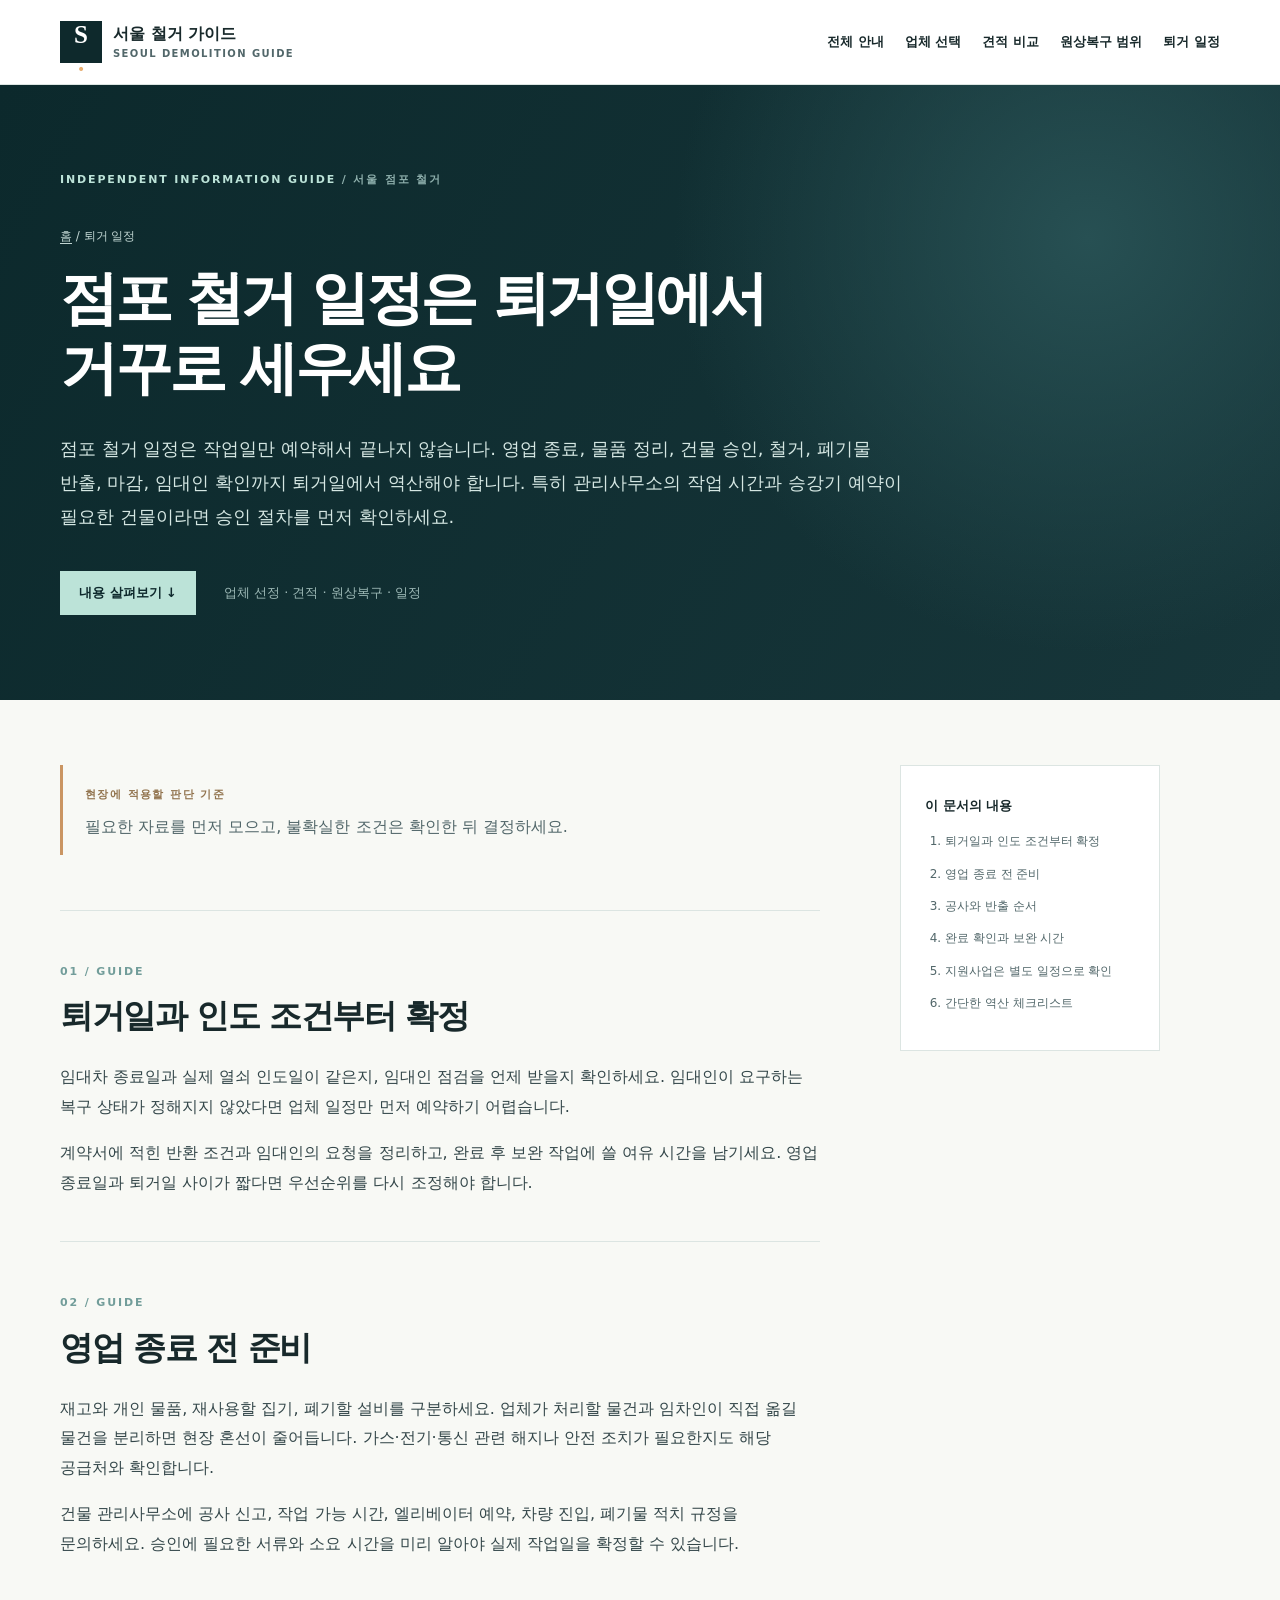
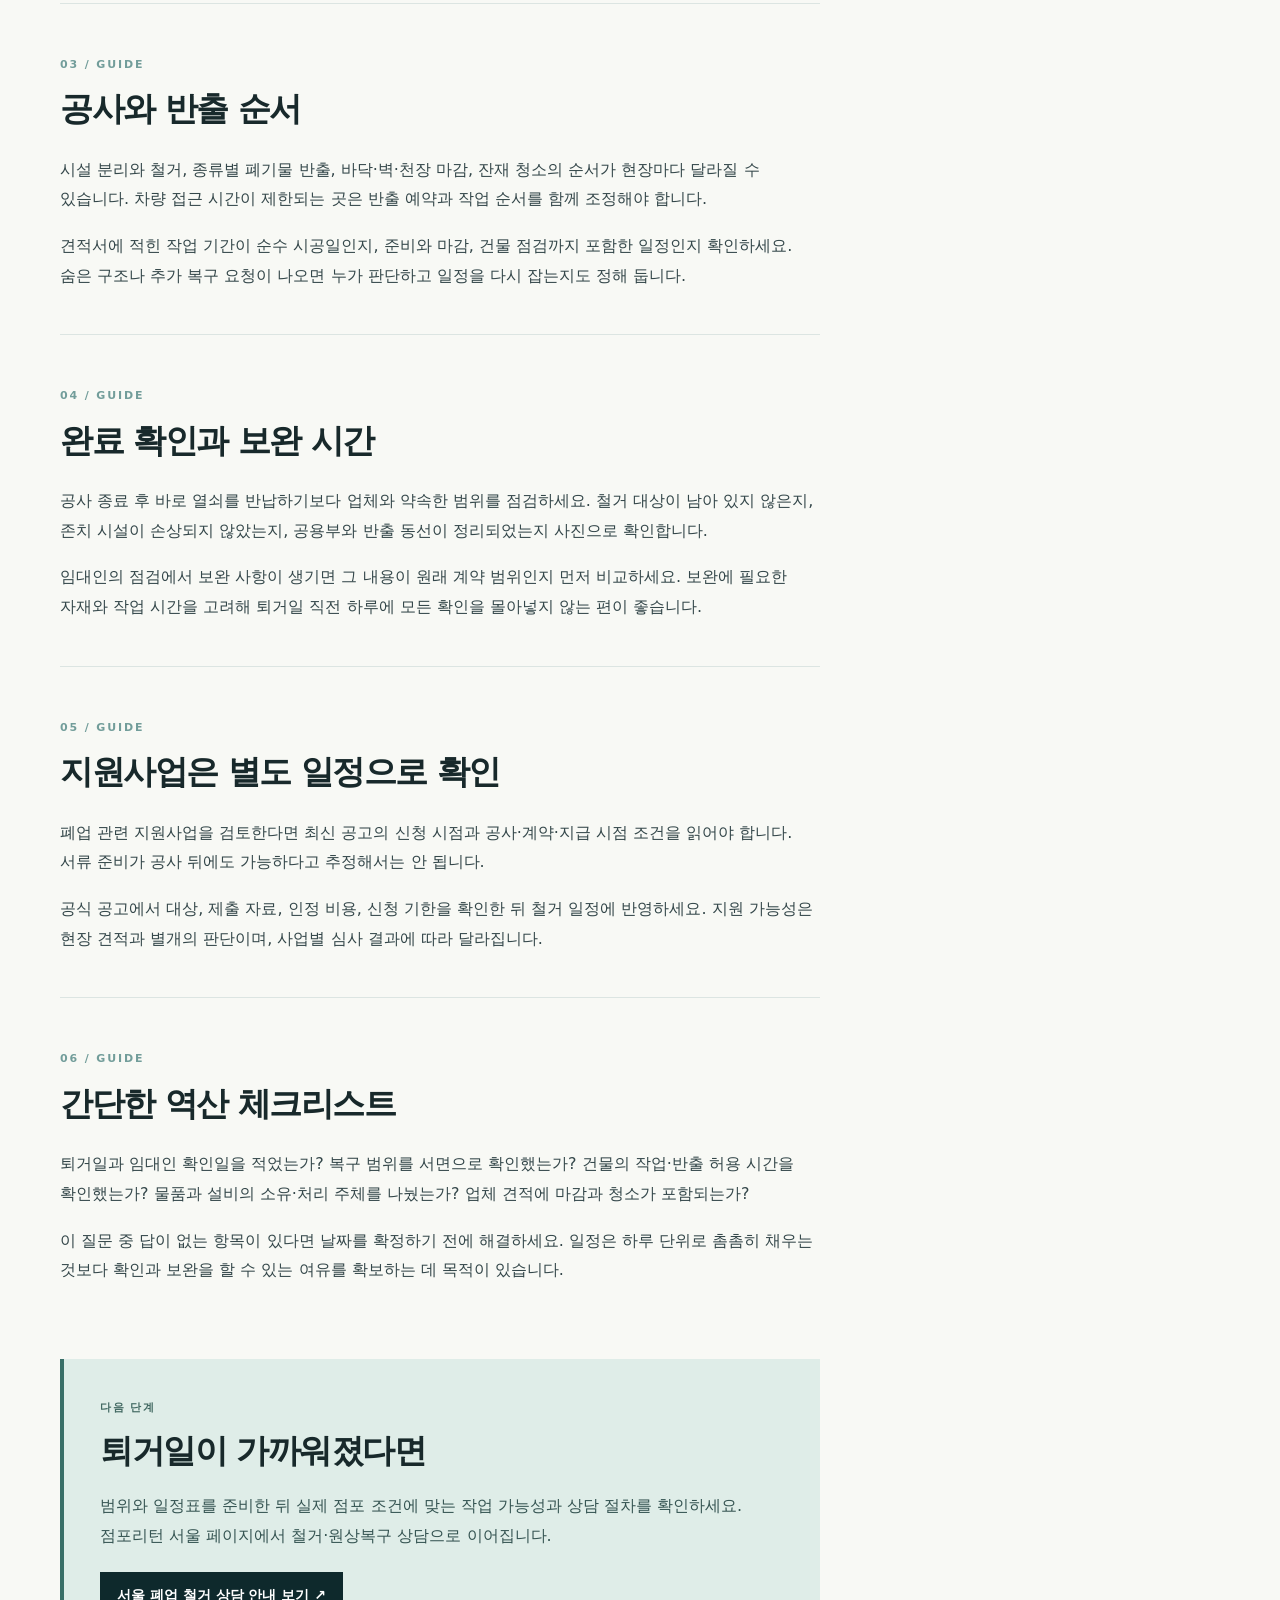
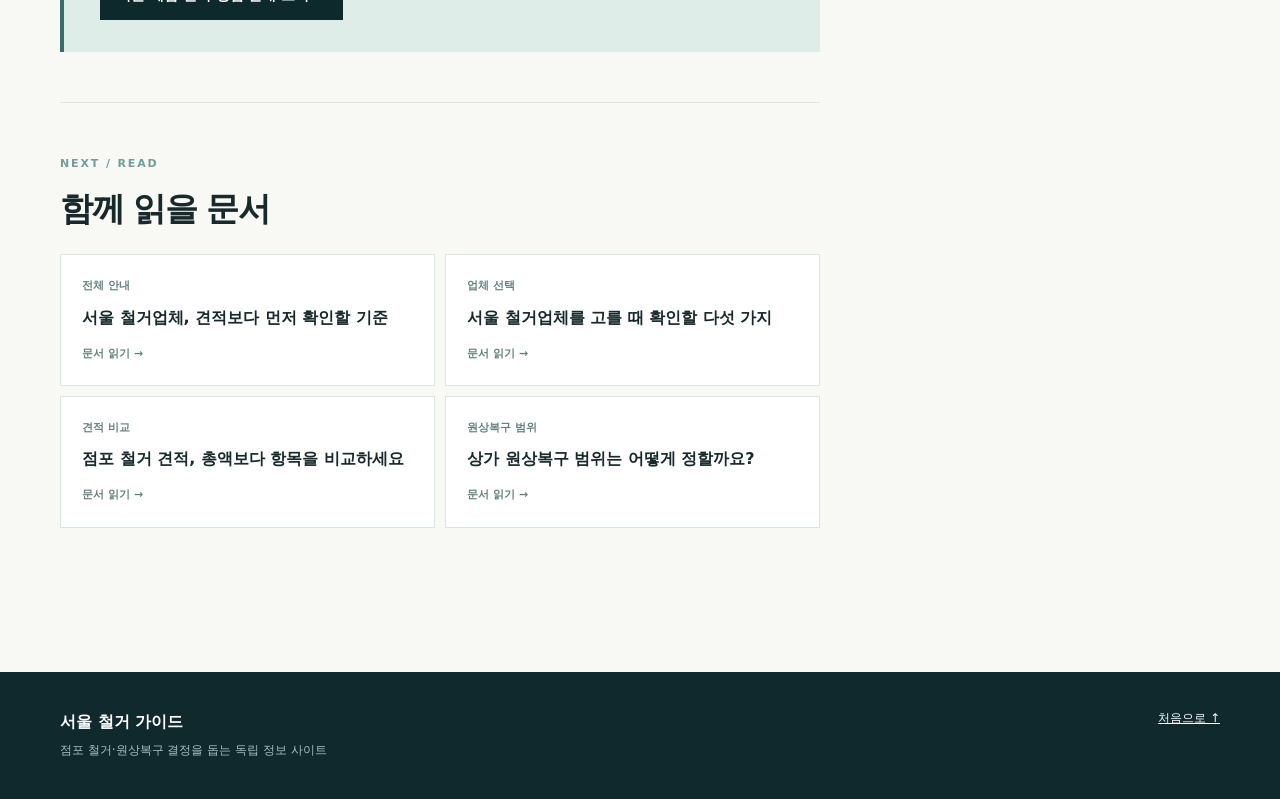
<file: move-out-timeline/index.html>
<!doctype html><html lang="ko"><head><meta charset="utf-8"><meta name="viewport" content="width=device-width,initial-scale=1"><title>점포 철거 퇴거 일정표 | 폐업부터 임대인 확인까지</title><meta name="description" content="서울 상가 폐업 후 철거와 원상복구를 퇴거일까지 배치하는 순서. 건물 승인, 반출, 마감, 임대인 점검을 빠뜨리지 않는 일정 가이드."><meta name="robots" content="index,follow"><link rel="canonical" href="https://seoul-demolition-guide.github.io/move-out-timeline/"><meta property="og:type" content="article"><meta property="og:locale" content="ko_KR"><meta property="og:site_name" content="서울 철거 가이드"><meta property="og:title" content="점포 철거 퇴거 일정표 | 폐업부터 임대인 확인까지"><meta property="og:description" content="서울 상가 폐업 후 철거와 원상복구를 퇴거일까지 배치하는 순서. 건물 승인, 반출, 마감, 임대인 점검을 빠뜨리지 않는 일정 가이드."><meta property="og:url" content="https://seoul-demolition-guide.github.io/move-out-timeline/"><meta property="og:image" content="https://seoul-demolition-guide.github.io/og-image.svg"><link rel="icon" href="https://seoul-demolition-guide.github.io/favicon.svg" type="image/svg+xml"><link rel="stylesheet" href="https://seoul-demolition-guide.github.io/style.css"></head><body><a class="skip" href="#main">본문 바로가기</a><header class="site-header"><div class="wrap header-row"><a class="brand" href="https://seoul-demolition-guide.github.io/"><span class="brand-mark">S<span>.</span></span><span>서울 철거 가이드<small>SEOUL DEMOLITION GUIDE</small></span></a><nav aria-label="주요 메뉴"><a href="https://seoul-demolition-guide.github.io/">전체 안내</a><a href="https://seoul-demolition-guide.github.io/company-selection/">업체 선택</a><a href="https://seoul-demolition-guide.github.io/estimate-comparison/">견적 비교</a><a href="https://seoul-demolition-guide.github.io/restoration-scope/">원상복구 범위</a><a href="https://seoul-demolition-guide.github.io/move-out-timeline/">퇴거 일정</a></nav></div></header><main id="main"><div class="hero"><div class="wrap"><p class="eyebrow">INDEPENDENT INFORMATION GUIDE <span> / 서울 점포 철거</span></p><p class="crumb"><a href="https://seoul-demolition-guide.github.io/">홈</a> / 퇴거 일정</p><h1>점포 철거 일정은 퇴거일에서 거꾸로 세우세요</h1><p class="lead">점포 철거 일정은 작업일만 예약해서 끝나지 않습니다. 영업 종료, 물품 정리, 건물 승인, 철거, 폐기물 반출, 마감, 임대인 확인까지 퇴거일에서 역산해야 합니다. 특히 관리사무소의 작업 시간과 승강기 예약이 필요한 건물이라면 승인 절차를 먼저 확인하세요.</p><div class="hero-links"><a href="#article">내용 살펴보기 ↓</a><span>업체 선정 · 견적 · 원상복구 · 일정</span></div></div></div><div class="wrap layout"><article id="article"><div class="article-intro"><span>현장에 적용할 판단 기준</span><p>필요한 자료를 먼저 모으고, 불확실한 조건은 확인한 뒤 결정하세요.</p></div><section id="part-1"><span class="section-no">01 / GUIDE</span><h2>퇴거일과 인도 조건부터 확정</h2><p>임대차 종료일과 실제 열쇠 인도일이 같은지, 임대인 점검을 언제 받을지 확인하세요. 임대인이 요구하는 복구 상태가 정해지지 않았다면 업체 일정만 먼저 예약하기 어렵습니다.</p><p>계약서에 적힌 반환 조건과 임대인의 요청을 정리하고, 완료 후 보완 작업에 쓸 여유 시간을 남기세요. 영업 종료일과 퇴거일 사이가 짧다면 우선순위를 다시 조정해야 합니다.</p></section><section id="part-2"><span class="section-no">02 / GUIDE</span><h2>영업 종료 전 준비</h2><p>재고와 개인 물품, 재사용할 집기, 폐기할 설비를 구분하세요. 업체가 처리할 물건과 임차인이 직접 옮길 물건을 분리하면 현장 혼선이 줄어듭니다. 가스·전기·통신 관련 해지나 안전 조치가 필요한지도 해당 공급처와 확인합니다.</p><p>건물 관리사무소에 공사 신고, 작업 가능 시간, 엘리베이터 예약, 차량 진입, 폐기물 적치 규정을 문의하세요. 승인에 필요한 서류와 소요 시간을 미리 알아야 실제 작업일을 확정할 수 있습니다.</p></section><section id="part-3"><span class="section-no">03 / GUIDE</span><h2>공사와 반출 순서</h2><p>시설 분리와 철거, 종류별 폐기물 반출, 바닥·벽·천장 마감, 잔재 청소의 순서가 현장마다 달라질 수 있습니다. 차량 접근 시간이 제한되는 곳은 반출 예약과 작업 순서를 함께 조정해야 합니다.</p><p>견적서에 적힌 작업 기간이 순수 시공일인지, 준비와 마감, 건물 점검까지 포함한 일정인지 확인하세요. 숨은 구조나 추가 복구 요청이 나오면 누가 판단하고 일정을 다시 잡는지도 정해 둡니다.</p></section><section id="part-4"><span class="section-no">04 / GUIDE</span><h2>완료 확인과 보완 시간</h2><p>공사 종료 후 바로 열쇠를 반납하기보다 업체와 약속한 범위를 점검하세요. 철거 대상이 남아 있지 않은지, 존치 시설이 손상되지 않았는지, 공용부와 반출 동선이 정리되었는지 사진으로 확인합니다.</p><p>임대인의 점검에서 보완 사항이 생기면 그 내용이 원래 계약 범위인지 먼저 비교하세요. 보완에 필요한 자재와 작업 시간을 고려해 퇴거일 직전 하루에 모든 확인을 몰아넣지 않는 편이 좋습니다.</p></section><section id="part-5"><span class="section-no">05 / GUIDE</span><h2>지원사업은 별도 일정으로 확인</h2><p>폐업 관련 지원사업을 검토한다면 최신 공고의 신청 시점과 공사·계약·지급 시점 조건을 읽어야 합니다. 서류 준비가 공사 뒤에도 가능하다고 추정해서는 안 됩니다.</p><p>공식 공고에서 대상, 제출 자료, 인정 비용, 신청 기한을 확인한 뒤 철거 일정에 반영하세요. 지원 가능성은 현장 견적과 별개의 판단이며, 사업별 심사 결과에 따라 달라집니다.</p></section><section id="part-6"><span class="section-no">06 / GUIDE</span><h2>간단한 역산 체크리스트</h2><p>퇴거일과 임대인 확인일을 적었는가? 복구 범위를 서면으로 확인했는가? 건물의 작업·반출 허용 시간을 확인했는가? 물품과 설비의 소유·처리 주체를 나눴는가? 업체 견적에 마감과 청소가 포함되는가?</p><p>이 질문 중 답이 없는 항목이 있다면 날짜를 확정하기 전에 해결하세요. 일정은 하루 단위로 촘촘히 채우는 것보다 확인과 보완을 할 수 있는 여유를 확보하는 데 목적이 있습니다.</p></section><aside class="cta"><span>다음 단계</span><h2>퇴거일이 가까워졌다면</h2><p>범위와 일정표를 준비한 뒤 실제 점포 조건에 맞는 작업 가능성과 상담 절차를 확인하세요. 점포리턴 서울 페이지에서 철거·원상복구 상담으로 이어집니다.</p><a href="https://store-return.netlify.app/seoul-demolition-company/" target="_blank" rel="noopener noreferrer">서울 폐업 철거 상담 안내 보기 ↗</a></aside><section class="related" aria-labelledby="related-title"><span class="section-no">NEXT / READ</span><h2 id="related-title">함께 읽을 문서</h2><div class="related-grid"><a class="related-card" href="https://seoul-demolition-guide.github.io/"><span>전체 안내</span><strong>서울 철거업체, 견적보다 먼저 확인할 기준</strong><small>문서 읽기 →</small></a><a class="related-card" href="https://seoul-demolition-guide.github.io/company-selection/"><span>업체 선택</span><strong>서울 철거업체를 고를 때 확인할 다섯 가지</strong><small>문서 읽기 →</small></a><a class="related-card" href="https://seoul-demolition-guide.github.io/estimate-comparison/"><span>견적 비교</span><strong>점포 철거 견적, 총액보다 항목을 비교하세요</strong><small>문서 읽기 →</small></a><a class="related-card" href="https://seoul-demolition-guide.github.io/restoration-scope/"><span>원상복구 범위</span><strong>상가 원상복구 범위는 어떻게 정할까요?</strong><small>문서 읽기 →</small></a></div></section></article><aside class="sidebar" aria-label="문서 목차"><div class="sidebar-box"><strong>이 문서의 내용</strong><ol><li><a href="#part-1">퇴거일과 인도 조건부터 확정</a></li><li><a href="#part-2">영업 종료 전 준비</a></li><li><a href="#part-3">공사와 반출 순서</a></li><li><a href="#part-4">완료 확인과 보완 시간</a></li><li><a href="#part-5">지원사업은 별도 일정으로 확인</a></li><li><a href="#part-6">간단한 역산 체크리스트</a></li></ol></div></aside></div></main><footer><div class="wrap footer-row"><div><strong>서울 철거 가이드</strong><p>점포 철거·원상복구 결정을 돕는 독립 정보 사이트</p></div><a href="https://seoul-demolition-guide.github.io/">처음으로 ↑</a></div></footer></body></html>
</file>
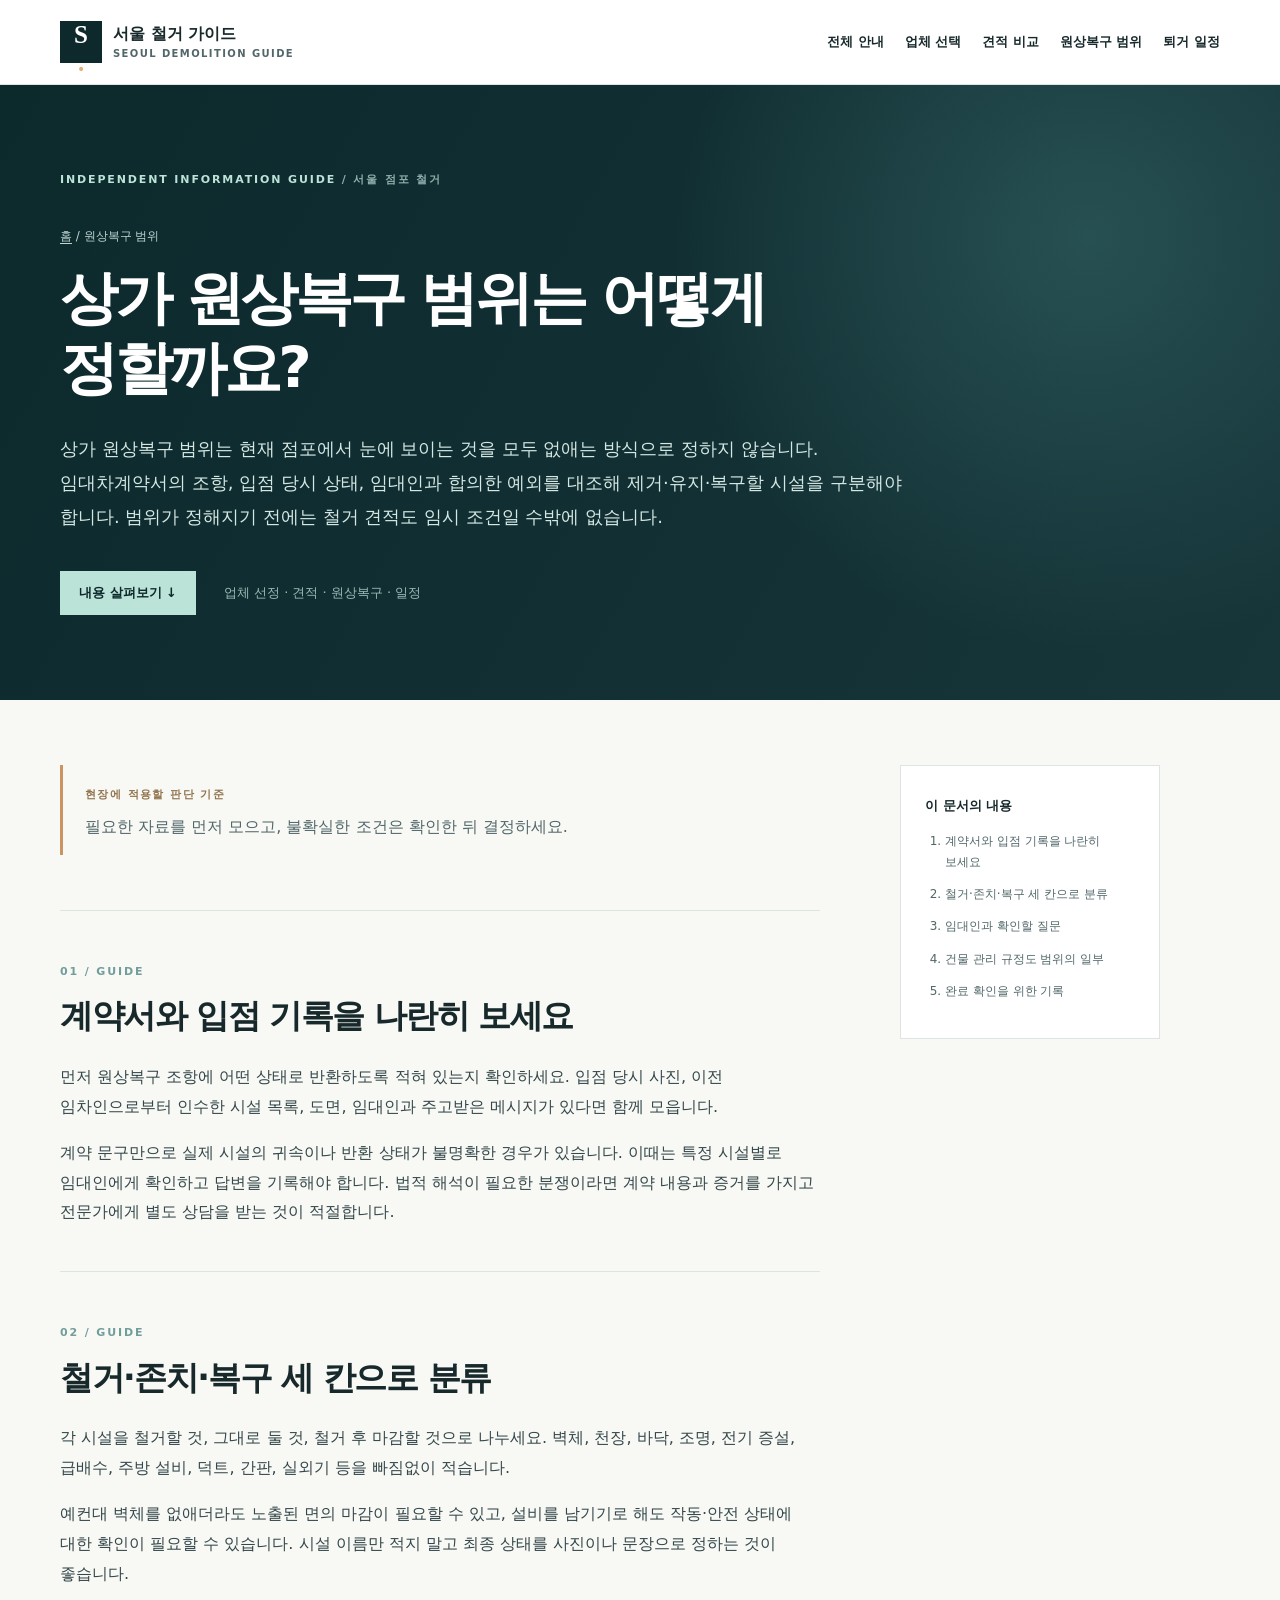
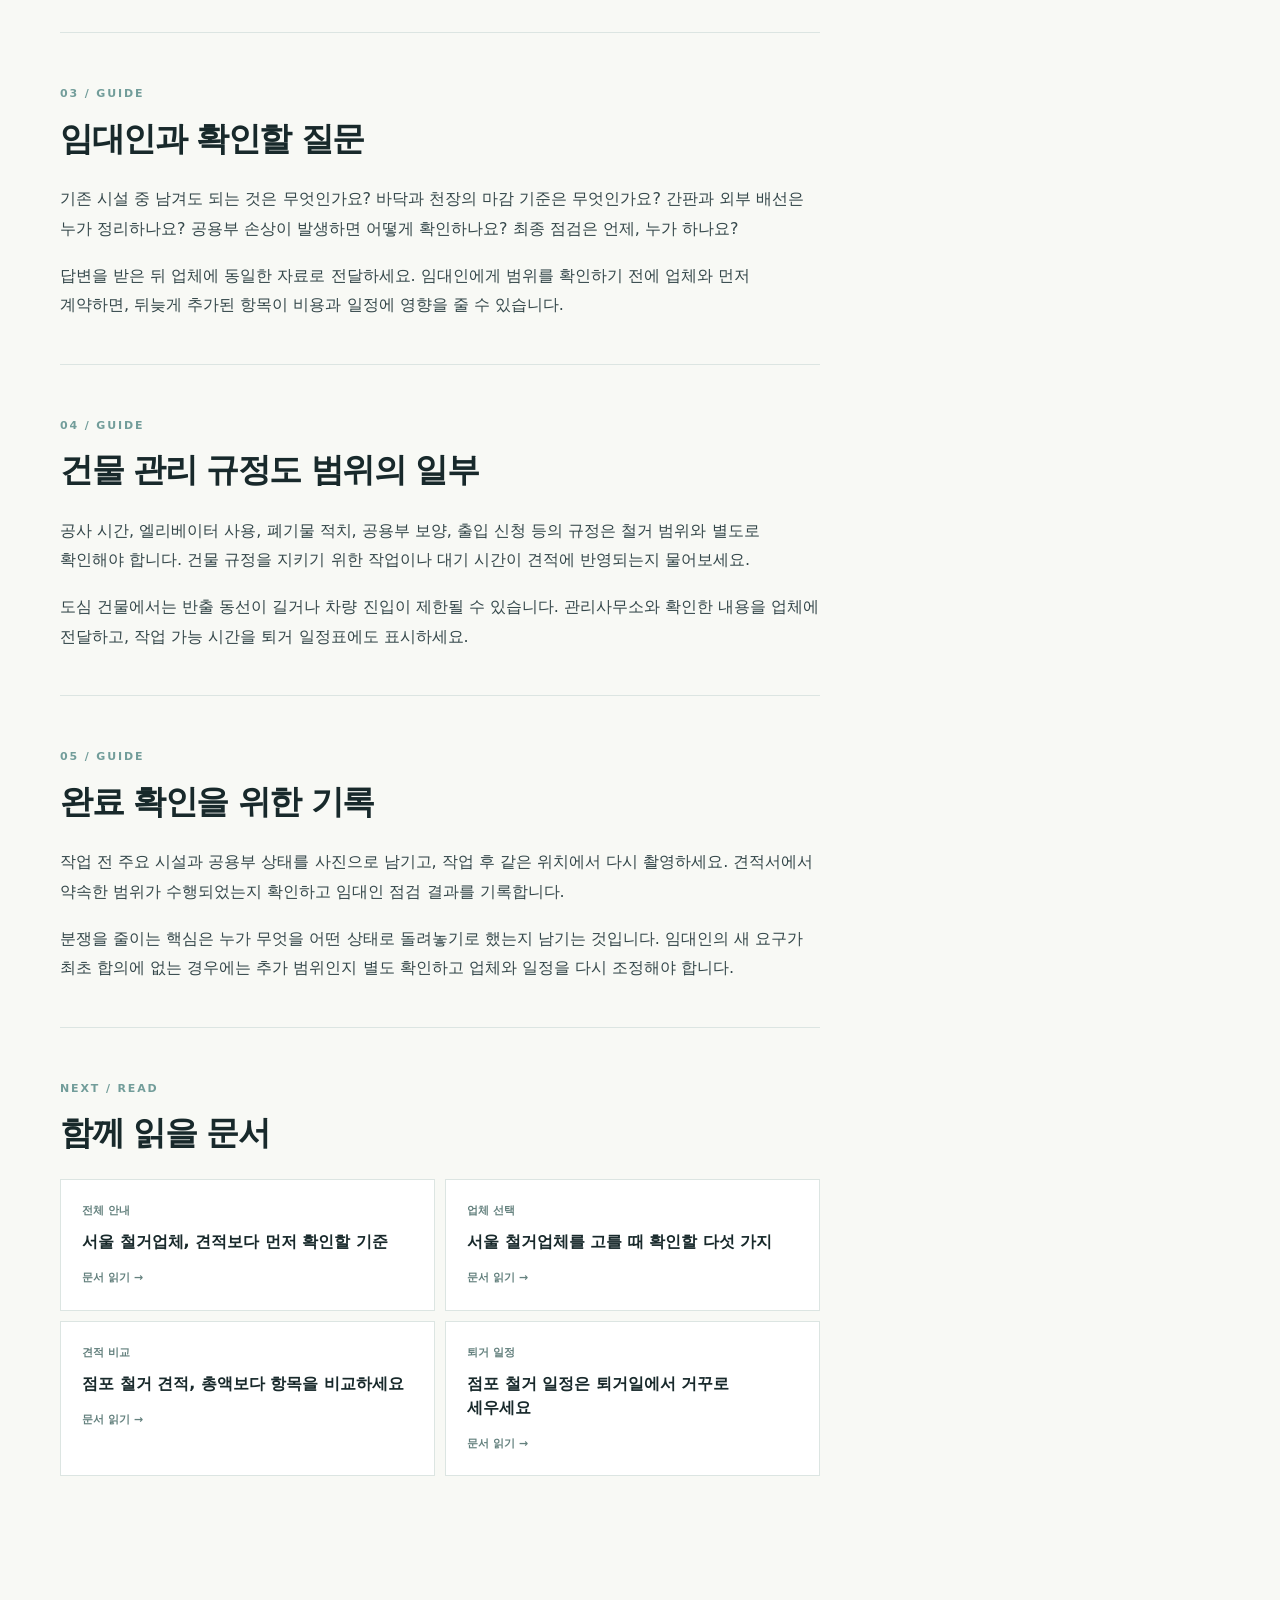
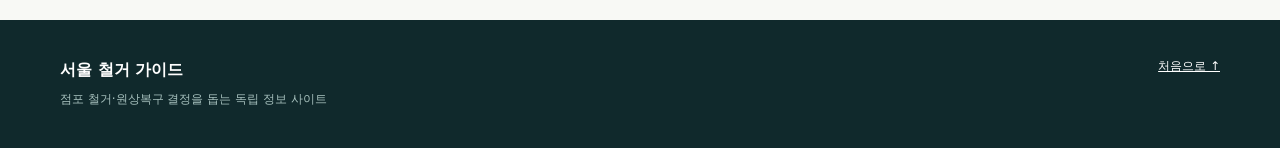
<file: restoration-scope/index.html>
<!doctype html><html lang="ko"><head><meta charset="utf-8"><meta name="viewport" content="width=device-width,initial-scale=1"><title>상가 원상복구 범위 확인 | 계약서·임대인·현장 상태</title><meta name="description" content="상가 퇴거 전 원상복구 범위를 정할 때 계약서, 입점 당시 상태, 임대인 요구, 철거와 존치 시설을 확인하는 순서."><meta name="robots" content="index,follow"><link rel="canonical" href="https://seoul-demolition-guide.github.io/restoration-scope/"><meta property="og:type" content="article"><meta property="og:locale" content="ko_KR"><meta property="og:site_name" content="서울 철거 가이드"><meta property="og:title" content="상가 원상복구 범위 확인 | 계약서·임대인·현장 상태"><meta property="og:description" content="상가 퇴거 전 원상복구 범위를 정할 때 계약서, 입점 당시 상태, 임대인 요구, 철거와 존치 시설을 확인하는 순서."><meta property="og:url" content="https://seoul-demolition-guide.github.io/restoration-scope/"><meta property="og:image" content="https://seoul-demolition-guide.github.io/og-image.svg"><link rel="icon" href="https://seoul-demolition-guide.github.io/favicon.svg" type="image/svg+xml"><link rel="stylesheet" href="https://seoul-demolition-guide.github.io/style.css"></head><body><a class="skip" href="#main">본문 바로가기</a><header class="site-header"><div class="wrap header-row"><a class="brand" href="https://seoul-demolition-guide.github.io/"><span class="brand-mark">S<span>.</span></span><span>서울 철거 가이드<small>SEOUL DEMOLITION GUIDE</small></span></a><nav aria-label="주요 메뉴"><a href="https://seoul-demolition-guide.github.io/">전체 안내</a><a href="https://seoul-demolition-guide.github.io/company-selection/">업체 선택</a><a href="https://seoul-demolition-guide.github.io/estimate-comparison/">견적 비교</a><a href="https://seoul-demolition-guide.github.io/restoration-scope/">원상복구 범위</a><a href="https://seoul-demolition-guide.github.io/move-out-timeline/">퇴거 일정</a></nav></div></header><main id="main"><div class="hero"><div class="wrap"><p class="eyebrow">INDEPENDENT INFORMATION GUIDE <span> / 서울 점포 철거</span></p><p class="crumb"><a href="https://seoul-demolition-guide.github.io/">홈</a> / 원상복구 범위</p><h1>상가 원상복구 범위는 어떻게 정할까요?</h1><p class="lead">상가 원상복구 범위는 현재 점포에서 눈에 보이는 것을 모두 없애는 방식으로 정하지 않습니다. 임대차계약서의 조항, 입점 당시 상태, 임대인과 합의한 예외를 대조해 제거·유지·복구할 시설을 구분해야 합니다. 범위가 정해지기 전에는 철거 견적도 임시 조건일 수밖에 없습니다.</p><div class="hero-links"><a href="#article">내용 살펴보기 ↓</a><span>업체 선정 · 견적 · 원상복구 · 일정</span></div></div></div><div class="wrap layout"><article id="article"><div class="article-intro"><span>현장에 적용할 판단 기준</span><p>필요한 자료를 먼저 모으고, 불확실한 조건은 확인한 뒤 결정하세요.</p></div><section id="part-1"><span class="section-no">01 / GUIDE</span><h2>계약서와 입점 기록을 나란히 보세요</h2><p>먼저 원상복구 조항에 어떤 상태로 반환하도록 적혀 있는지 확인하세요. 입점 당시 사진, 이전 임차인으로부터 인수한 시설 목록, 도면, 임대인과 주고받은 메시지가 있다면 함께 모읍니다.</p><p>계약 문구만으로 실제 시설의 귀속이나 반환 상태가 불명확한 경우가 있습니다. 이때는 특정 시설별로 임대인에게 확인하고 답변을 기록해야 합니다. 법적 해석이 필요한 분쟁이라면 계약 내용과 증거를 가지고 전문가에게 별도 상담을 받는 것이 적절합니다.</p></section><section id="part-2"><span class="section-no">02 / GUIDE</span><h2>철거·존치·복구 세 칸으로 분류</h2><p>각 시설을 철거할 것, 그대로 둘 것, 철거 후 마감할 것으로 나누세요. 벽체, 천장, 바닥, 조명, 전기 증설, 급배수, 주방 설비, 덕트, 간판, 실외기 등을 빠짐없이 적습니다.</p><p>예컨대 벽체를 없애더라도 노출된 면의 마감이 필요할 수 있고, 설비를 남기기로 해도 작동·안전 상태에 대한 확인이 필요할 수 있습니다. 시설 이름만 적지 말고 최종 상태를 사진이나 문장으로 정하는 것이 좋습니다.</p></section><section id="part-3"><span class="section-no">03 / GUIDE</span><h2>임대인과 확인할 질문</h2><p>기존 시설 중 남겨도 되는 것은 무엇인가요? 바닥과 천장의 마감 기준은 무엇인가요? 간판과 외부 배선은 누가 정리하나요? 공용부 손상이 발생하면 어떻게 확인하나요? 최종 점검은 언제, 누가 하나요?</p><p>답변을 받은 뒤 업체에 동일한 자료로 전달하세요. 임대인에게 범위를 확인하기 전에 업체와 먼저 계약하면, 뒤늦게 추가된 항목이 비용과 일정에 영향을 줄 수 있습니다.</p></section><section id="part-4"><span class="section-no">04 / GUIDE</span><h2>건물 관리 규정도 범위의 일부</h2><p>공사 시간, 엘리베이터 사용, 폐기물 적치, 공용부 보양, 출입 신청 등의 규정은 철거 범위와 별도로 확인해야 합니다. 건물 규정을 지키기 위한 작업이나 대기 시간이 견적에 반영되는지 물어보세요.</p><p>도심 건물에서는 반출 동선이 길거나 차량 진입이 제한될 수 있습니다. 관리사무소와 확인한 내용을 업체에 전달하고, 작업 가능 시간을 퇴거 일정표에도 표시하세요.</p></section><section id="part-5"><span class="section-no">05 / GUIDE</span><h2>완료 확인을 위한 기록</h2><p>작업 전 주요 시설과 공용부 상태를 사진으로 남기고, 작업 후 같은 위치에서 다시 촬영하세요. 견적서에서 약속한 범위가 수행되었는지 확인하고 임대인 점검 결과를 기록합니다.</p><p>분쟁을 줄이는 핵심은 누가 무엇을 어떤 상태로 돌려놓기로 했는지 남기는 것입니다. 임대인의 새 요구가 최초 합의에 없는 경우에는 추가 범위인지 별도 확인하고 업체와 일정을 다시 조정해야 합니다.</p></section><section class="related" aria-labelledby="related-title"><span class="section-no">NEXT / READ</span><h2 id="related-title">함께 읽을 문서</h2><div class="related-grid"><a class="related-card" href="https://seoul-demolition-guide.github.io/"><span>전체 안내</span><strong>서울 철거업체, 견적보다 먼저 확인할 기준</strong><small>문서 읽기 →</small></a><a class="related-card" href="https://seoul-demolition-guide.github.io/company-selection/"><span>업체 선택</span><strong>서울 철거업체를 고를 때 확인할 다섯 가지</strong><small>문서 읽기 →</small></a><a class="related-card" href="https://seoul-demolition-guide.github.io/estimate-comparison/"><span>견적 비교</span><strong>점포 철거 견적, 총액보다 항목을 비교하세요</strong><small>문서 읽기 →</small></a><a class="related-card" href="https://seoul-demolition-guide.github.io/move-out-timeline/"><span>퇴거 일정</span><strong>점포 철거 일정은 퇴거일에서 거꾸로 세우세요</strong><small>문서 읽기 →</small></a></div></section></article><aside class="sidebar" aria-label="문서 목차"><div class="sidebar-box"><strong>이 문서의 내용</strong><ol><li><a href="#part-1">계약서와 입점 기록을 나란히 보세요</a></li><li><a href="#part-2">철거·존치·복구 세 칸으로 분류</a></li><li><a href="#part-3">임대인과 확인할 질문</a></li><li><a href="#part-4">건물 관리 규정도 범위의 일부</a></li><li><a href="#part-5">완료 확인을 위한 기록</a></li></ol></div></aside></div></main><footer><div class="wrap footer-row"><div><strong>서울 철거 가이드</strong><p>점포 철거·원상복구 결정을 돕는 독립 정보 사이트</p></div><a href="https://seoul-demolition-guide.github.io/">처음으로 ↑</a></div></footer></body></html>
</file>
